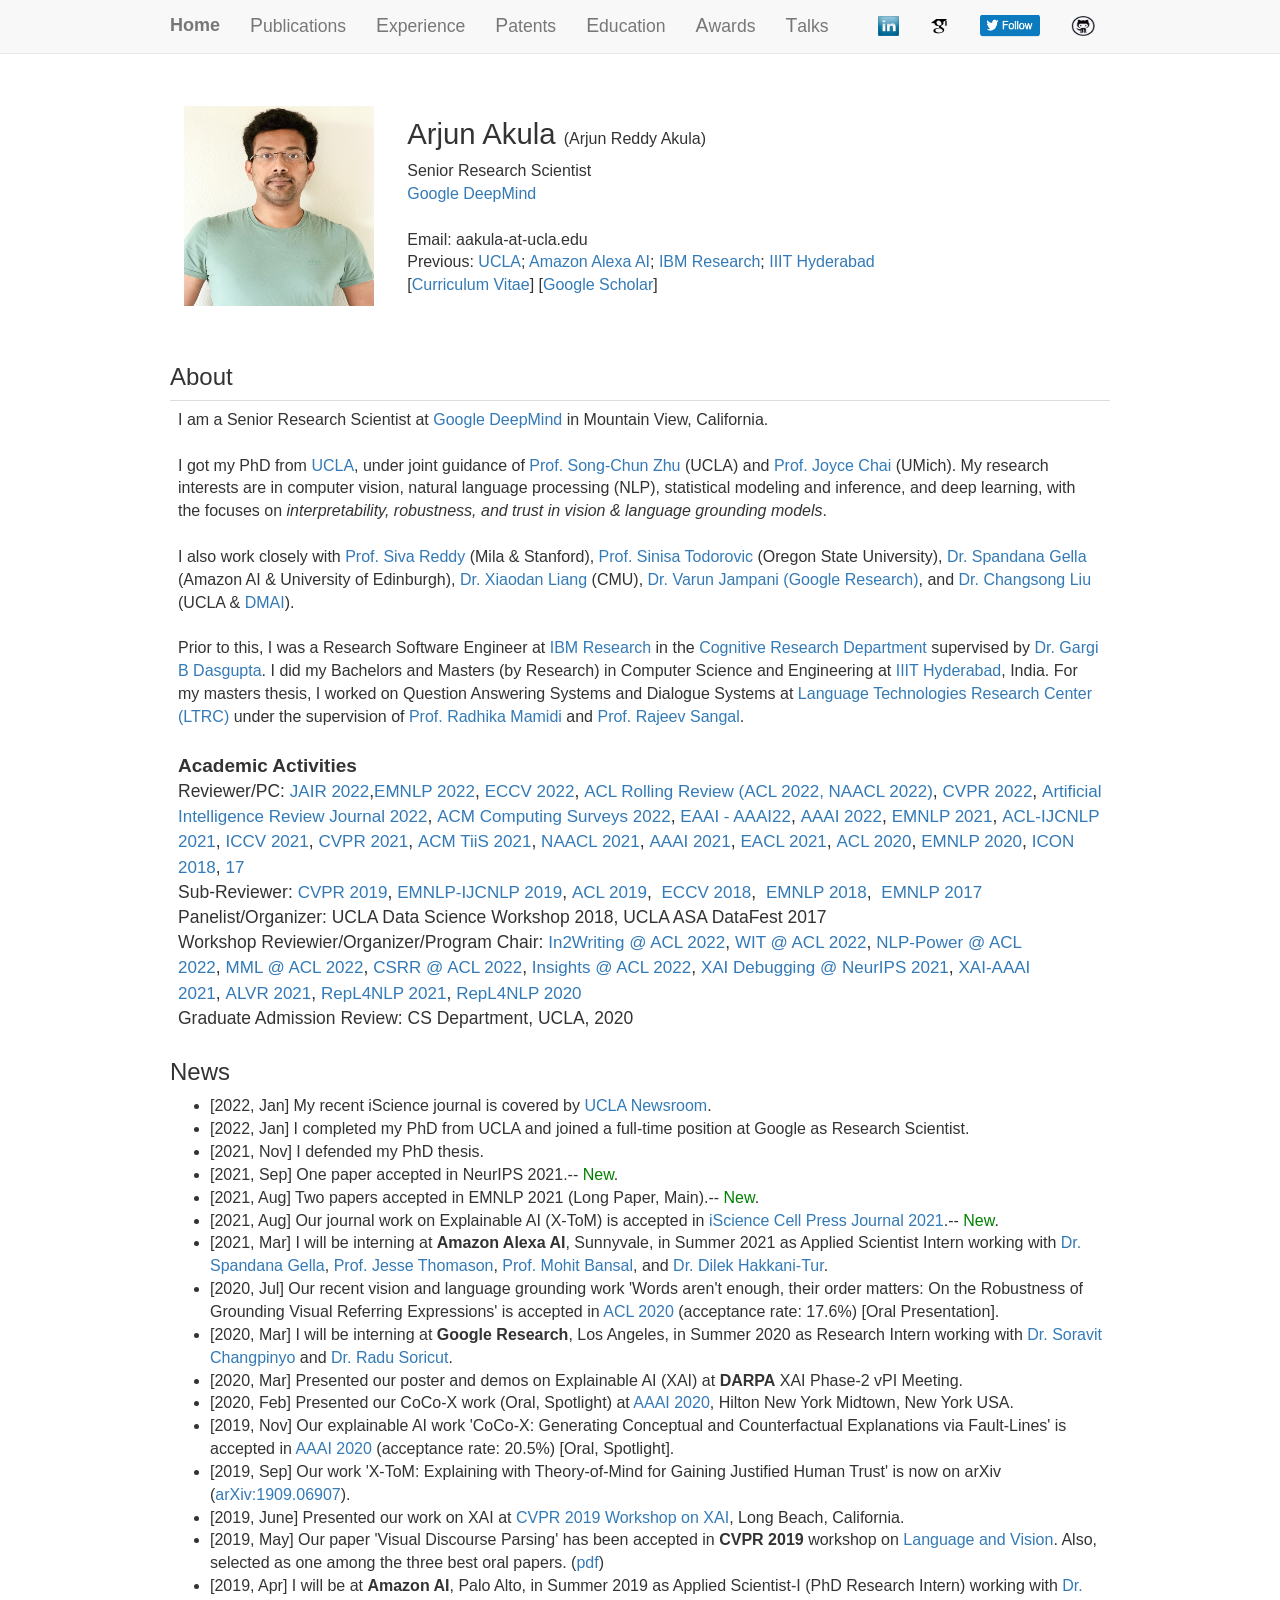
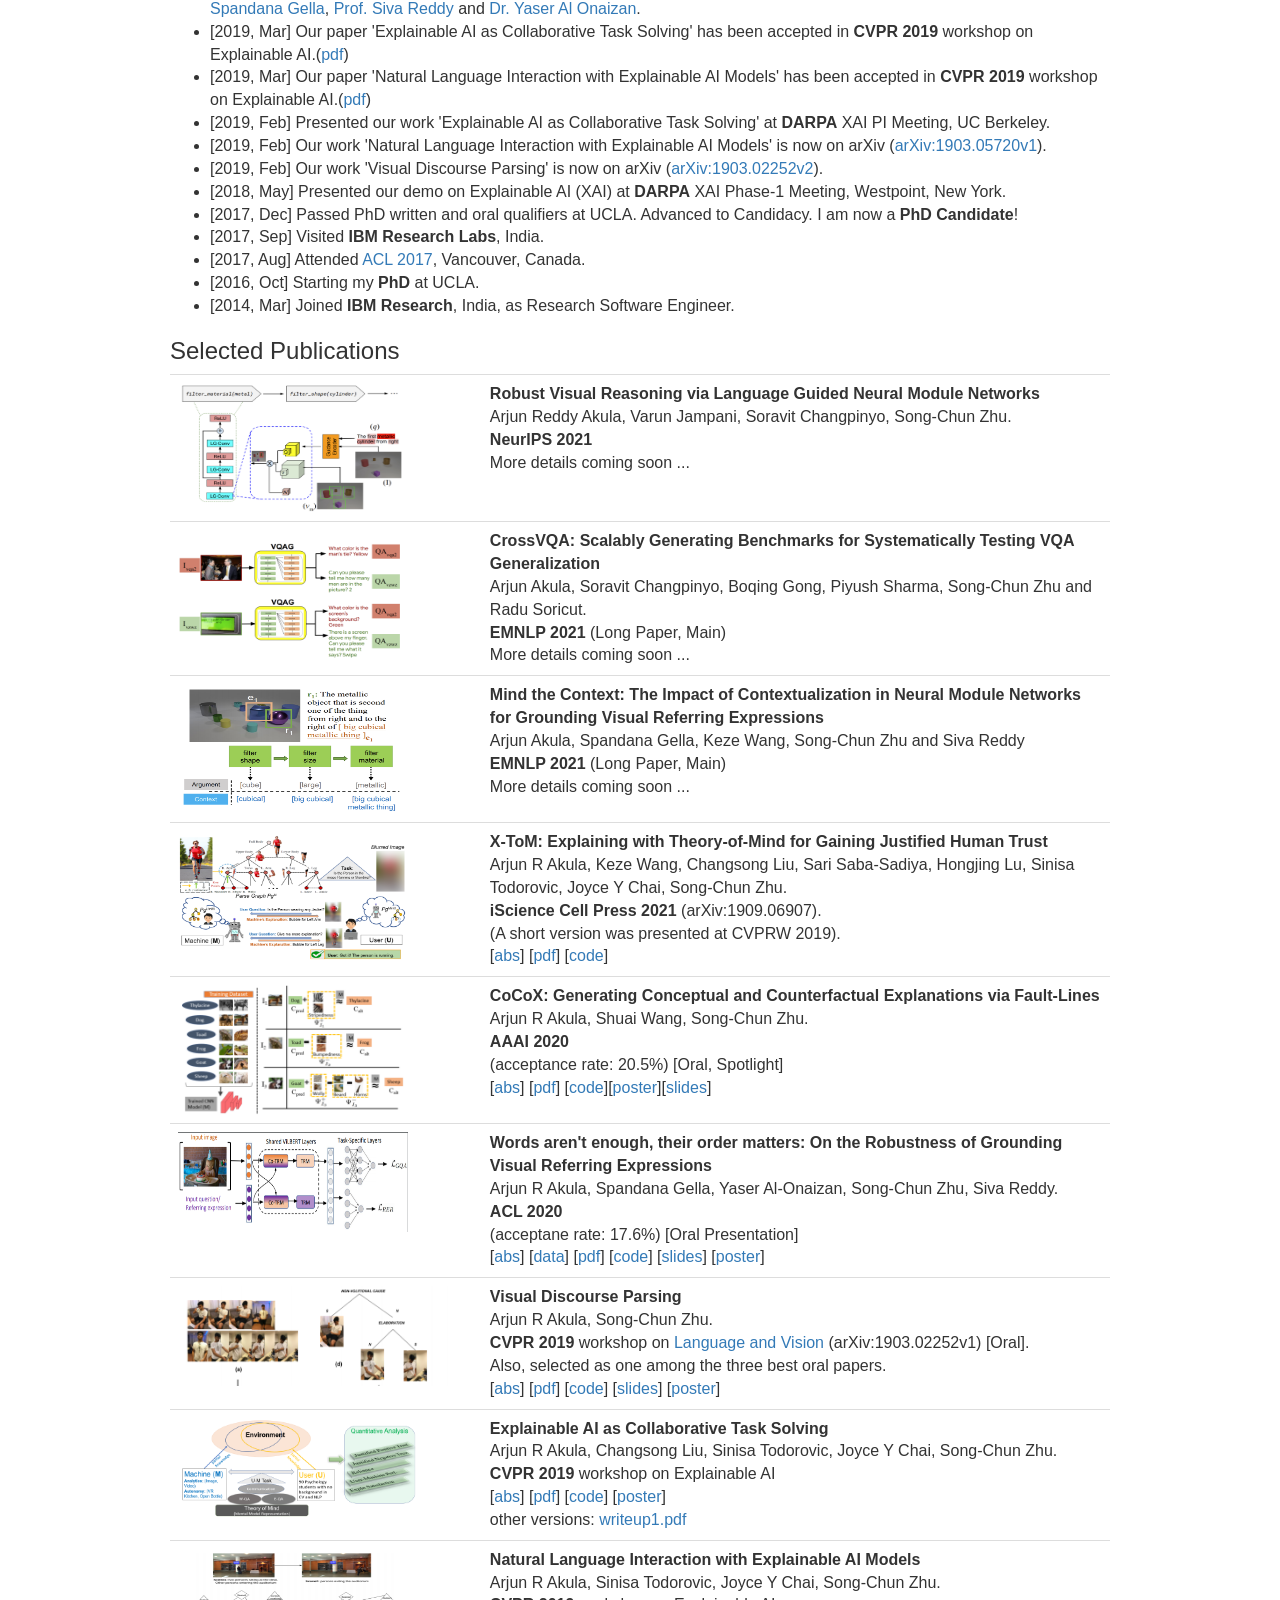
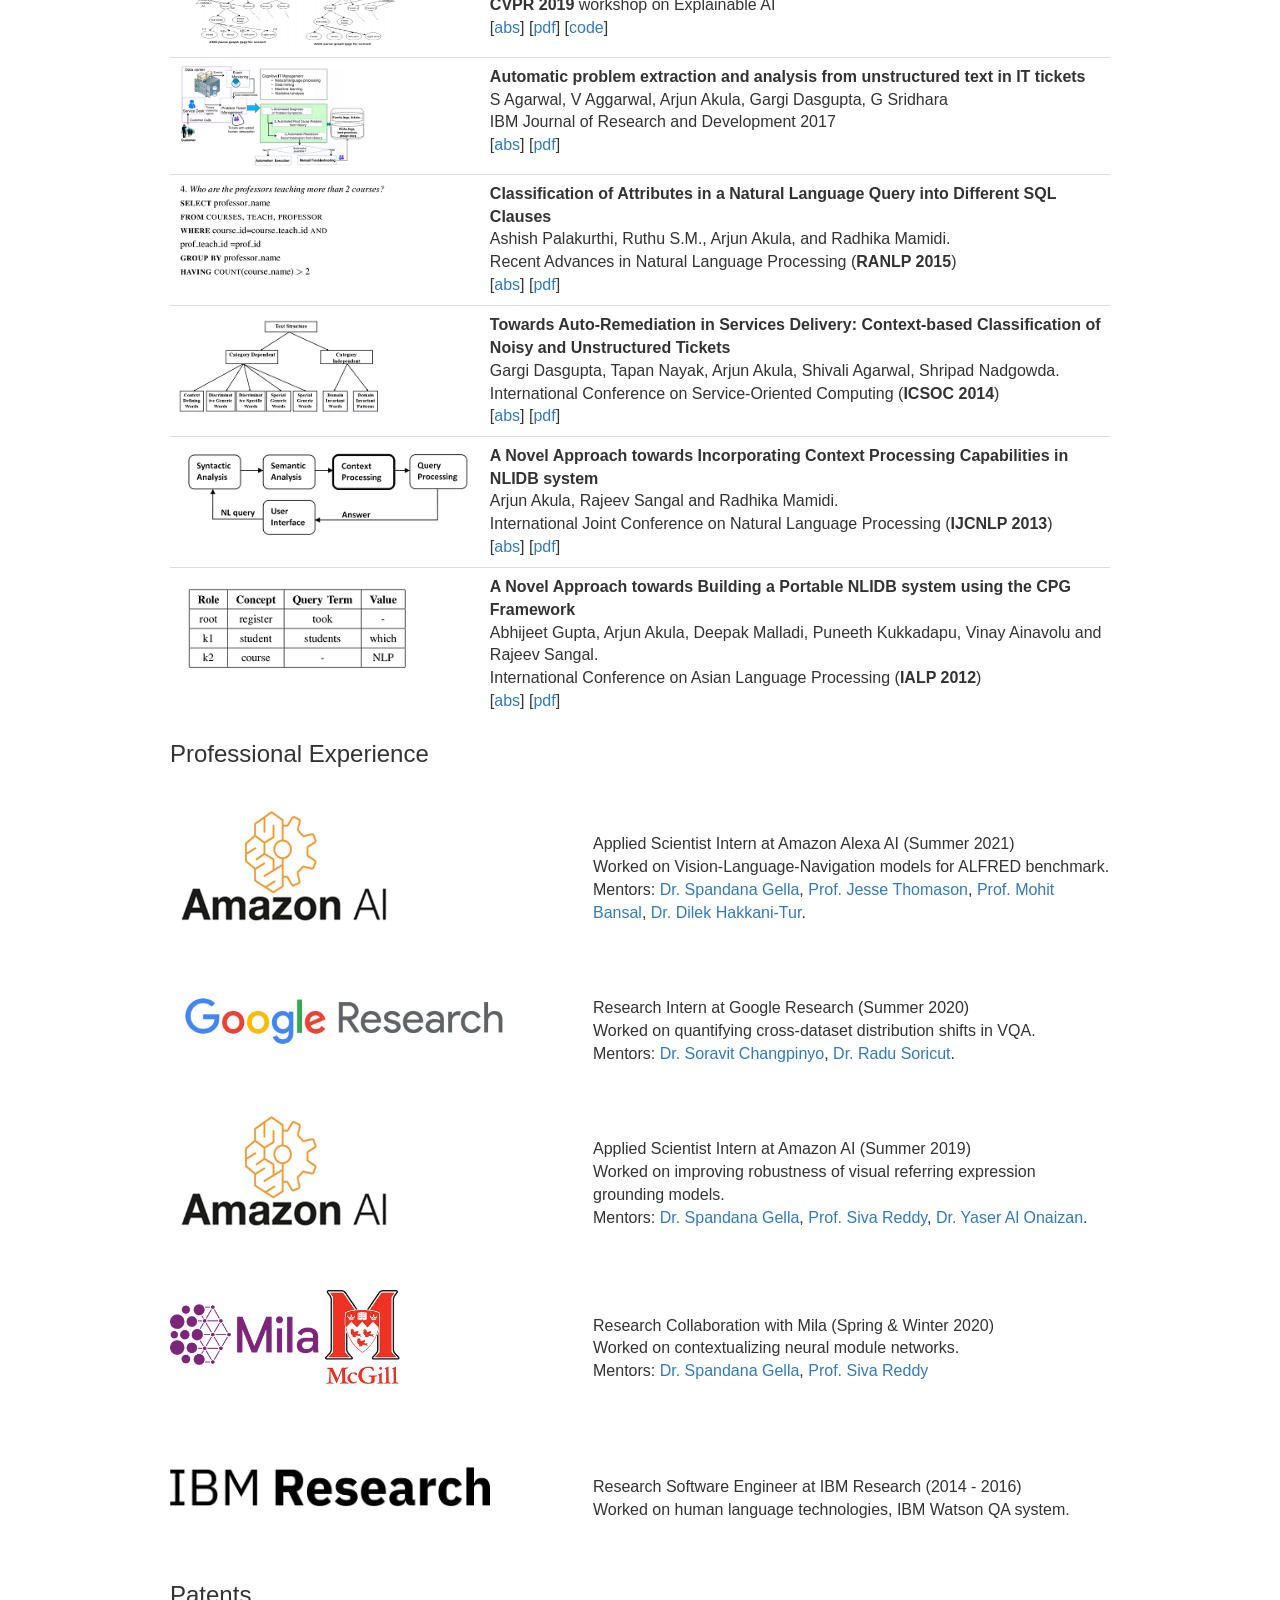
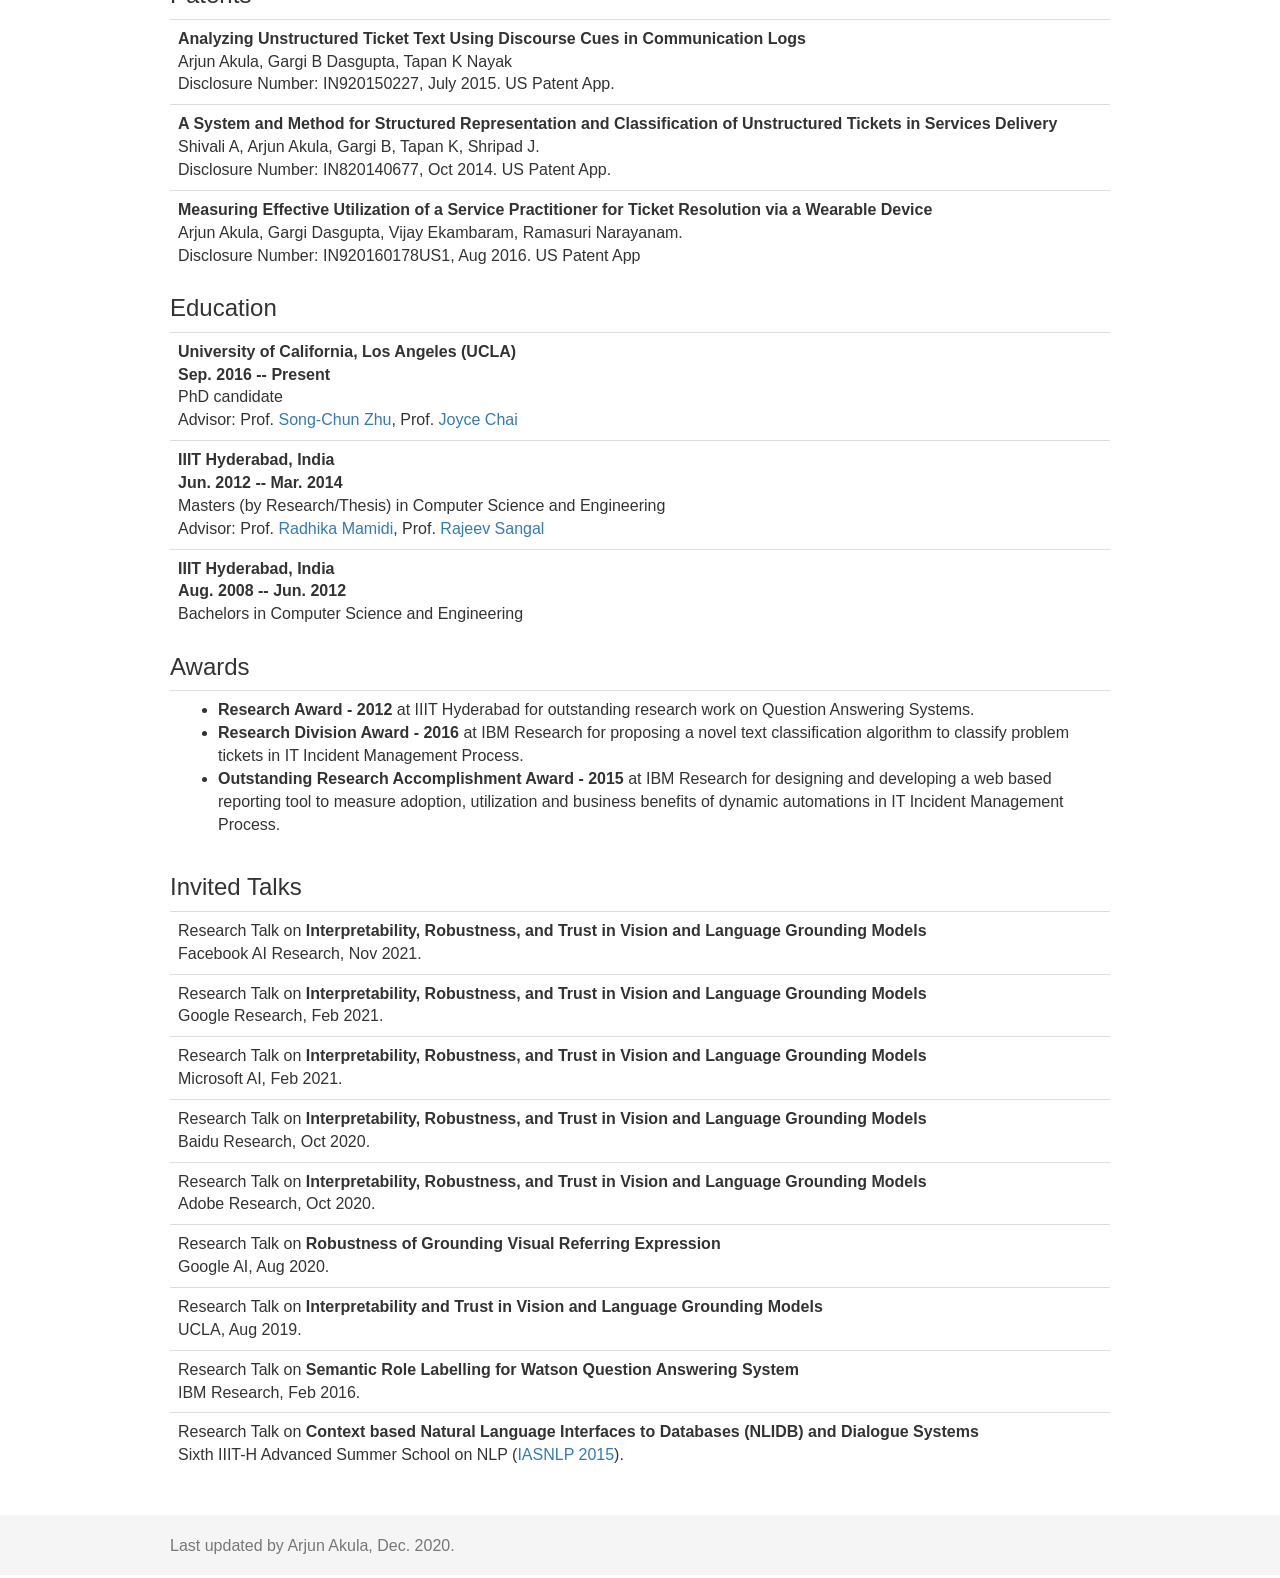
<file: index.html>
<!DOCTYPE html>
<html lang="en">
	<head>
		<meta name="google-site-verification" content="akBBJHNHcfkLYshrEBhurLwioqq3iowF6sm19u59wHs" />
		<meta http-equiv="Content-Type" content="text/html; charset=UTF-8">

<meta http-equiv="X-UA-Compatible" content="IE=edge">
<meta name="viewport" content="width=device-width, initial-scale=1">
<meta name="description" content="Homepage">
<meta name="author" content="Arjun Akula">
<meta name="keywords" content="Arjun Reddy Akula Arjun Akula Arjun R Akula Explainable AI XAI UCLA Univeristy of California Los Angeles , Arjun Reddy , Machine Learning Computer Science Statistics IBM Research Computer Vision Natural Language Processing">

<title> Arjun Akula ( Arjun Reddy Akula ) - UCLA </title>

<!-- Bootstrap core CSS -->
<link href="./style_files/bootstrap.min.css" rel="stylesheet">
<link href="./style_files/non-responsive.css" rel="stylesheet">
<link href="./style_files/social-buttons-3.css" rel="stylesheet">
<script async="" src="./style_files/analytics.js.download"></script><script src="./style_files/ie-emulation-modes-warning.js.download"></script>
<link href="./style_files/font-awesome.min.css" rel="stylesheet">

<link href="./style_files/han.css" rel="stylesheet">

<script src="./style_files/ie-emulation-modes-warning.js(1).download"></script>
<script type="text/javascript">
  function display(id) {
    var currentDisplay = document.getElementById(id).style.display;
    if (currentDisplay == 'none') {
      document.getElementById(id).style.display = "inline";
    }
    else {
      document.getElementById(id).style.display = "none";
    }
  }
</script>
<style type="text/css">
.divLeft {
    width:12%;
    display:block;
    float: left;
margin-left: 29px;

}
.divRight {
    width:57%;
    display:block;
	float: right;
    margin-right: 17%;
	margin-top:15px;
}
</style>
		
</head>

    <body data-feedly-mini="yes">

      <!-- Fixed navbar -->
      <nav class="navbar navbar-default navbar-fixed-top">
        <div class="container">
          <div class="navbar-header">
            <button type="button" class="navbar-toggle" data-toggle="collapse" data-target=".navbar-collapse">
              <span class="sr-only">Toggle navigation</span>
              <span class="icon-bar"></span>
              <span class="icon-bar"></span>
              <span class="icon-bar"></span>
            </button>
            <a class="scroll-top navbar-brand" href="./index.html"><b>Home</b></a>
          </div>
          <div id="navbar" class="collapse navbar-collapse">
            <ul class="nav navbar-nav">
             <li><a href="#publication">Publications</a></li>
		    <li><a href="#work">Experience</a></li>
<li><a href="#patent">Patents</a></li>
<li><a href="#education">Education</a></li>
<li><a href="#award">Awards</a></li>
<li><a href="#talk">Talks</a></li>
           </ul>

           <ul class="nav navbar-nav navbar-right">
            
            <li><a target="_blank" href="https://www.linkedin.com/in/arjun-akula-1b769939"><img src="./style_files/linkedin.PNG" style="width:21px; height:20px" title="" alt=""></a></li>
            <li><a target="_blank" href="https://scholar.google.com/citations?user=CNKX9bgAAAAJ&hl=en"><img src="./style_files/scholar.jpg" style="width:21px; height:16px" title="" alt=""></a></li>
		   <li><a target="_blank" href="https://twitter.com/arjunreddy2613?ref_src=twsrc%5Etfw"><img src="./style_files/twitter.PNG" style="width:61px; height:23px" title="" alt=""></a></li>
		   <li><a target="_blank" href="https://github.com/arjunakula"><img src="./style_files/github_icon.png" style="width:24px; height:20px" title="" alt=""></a></li>
        	  </ul>
        </div><!--/.nav-collapse -->
      </div>
    </nav>

    <!-- Begin page content -->
    <div class="container">
      <div class="row"><br>
        <span class="divRight">
          <h1 style="font-size:22pt">Arjun Akula <span style="font-size:12pt">(Arjun Reddy Akula)</span></h1>
          <address>
            <font size="3">
               Senior Research Scientist 
              <br> <a target="_blank" href="https://research.google/people/ArjunReddyAkula/">Google DeepMind</a>

              <br><br> Email: aakula-at-ucla.edu <br>
         
			Previous:  <a target="_blank" href="http://www.ucla.edu/">UCLA</a>; <a href="https://blog.aboutamazon.com/amazon-ai" target="_blank">Amazon Alexa AI</a>; <a target="_blank" href="http://www.research.ibm.com/" target="_blank">IBM Research</a>; <a href="https://www.iiit.ac.in/" target="_blank">IIIT Hyderabad</a> <br>

		    [<a target="_blank" href="style_files/arjun_resume_2022.pdf">Curriculum Vitae</a>] [<a target="_blank" href="https://scholar.google.com/citations?user=CNKX9bgAAAAJ&hl=en">Google Scholar</a>]
            </font>
          </address>
        </span>
        <span class="divLeft">
          <br><img src="./style_files/IMG-0017.jpg" height=200 width=190>
        </span>
      </div>

      <!-- <div class="container"> -->
      <span id="bio" name="bio"><h3><br>About</h3></span>
      <p style="top-margin: 100px;"></p><table class="table table-hover">
        
        <tbody>
		<!-- 
		<tr><td>
		<img src="./style_files/mission2.PNG" width="91%" height="53%">
		</td></tr>
	    -->
		<tr><td>
          I am a Senior Research Scientist at <a href="https://research.google/people/ArjunReddyAkula/">Google DeepMind</a> in Mountain View, California. <br> <br>
			
	I got my PhD from  <a href="http://www.ucla.edu/" target="_blank">UCLA</a>, under joint guidance of <a href="http://www.stat.ucla.edu/~sczhu/" target="_blank">Prof. Song-Chun Zhu</a> (UCLA) and <a href="http://www.cse.msu.edu/~jchai/" target="_blank">Prof. Joyce Chai</a> (UMich).
My research interests are in computer vision, natural language processing (NLP), statistical modeling and inference, and deep learning, with the focuses on <i> interpretability, robustness, and trust in vision & language grounding models</i>.<br /> <br />
			
			I also work closely with <a href="https://sivareddy.in/" target="_blank">Prof. Siva Reddy</a> (Mila & Stanford), <a href="http://web.engr.oregonstate.edu/~sinisa/" target="_blank">Prof. Sinisa Todorovic</a> (Oregon State University),  <a href="http://spandanagella.com/" target="_blank">Dr. Spandana Gella</a> (Amazon AI & University of Edinburgh), <a href="https://www.cs.cmu.edu/~xiaodan1/" target="_blank">Dr. Xiaodan Liang</a> (CMU), <a href="https://varunjampani.github.io/" target="_blank">Dr. Varun Jampani (Google Research)</a>, and  <a href="https://scholar.google.com/citations?user=x_cL5pQAAAAJ&hl=en" target="_blank">Dr. Changsong Liu</a> (UCLA & <a href="https://dm.ai" target="_blank">DMAI</a>).

    
<br><br>
        
Prior to this, I was a Research Software Engineer at <a href = "http://www.research.ibm.com/" target="_blank">IBM Research</a> in the <a href="https://researcher.watson.ibm.com/researcher/view_group.php?id=7850" target="_blank">Cognitive Research Department</a> supervised by <a href="https://researcher.watson.ibm.com/researcher/view.php?person=in-GaargiDasgupta" target="_blank">Dr. Gargi B Dasgupta</a>. I did my Bachelors and Masters (by Research) in Computer Science and Engineering at <a href="https://www.iiit.ac.in/" target="_blank">IIIT Hyderabad</a>, India. For my masters thesis, I worked on Question Answering Systems and Dialogue Systems at <a href="http://ltrc.iiit.ac.in/" target="_blank"> Language Technologies Research Center (LTRC)</a> under the supervision of <a href="https://www.iiit.ac.in/people/faculty/radhikamamidi/" target="_blank">Prof. Radhika Mamidi</a> and <a href="https://www.iiit.ac.in/~sangal/" target="_blank">Prof. Rajeev Sangal</a>.
<br> 
<br/>
<b style="font-size:19px;">Academic Activities</b><br />
<div style="font-size:17.5px;">Reviewer/PC: <a href="https://jair.org/index.php/jair" target="_blank" style="font-size:17px">JAIR 2022</a>,<a href="https://2022.emnlp.org/" target="_blank" style="font-size:17px">EMNLP 2022</a>, <a href="https://eccv2022.ecva.net/" target="_blank" style="font-size:17px">ECCV 2022</a>, <a href="https://aclrollingreview.org/" target="_blank" style="font-size:17px">ACL Rolling Review (ACL 2022, NAACL 2022)</a>, <a href="http://cvpr2022.thecvf.com/" target="_blank" style="font-size:17px">CVPR 2022</a>, <a href="https://link.springer.com/journal/10462/volumes-and-issues" target="_blank" style="font-size:17px">Artificial Intelligence Review Journal 2022</a>, <a href="https://dl.acm.org/journal/csur" target="_blank" style="font-size:17px">ACM Computing Surveys 2022</a>, <a href="https://sites.google.com/view/eaai2022/topic" target="_blank" style="font-size:17px">EAAI - AAAI22</a>, <a href="https://aaai.org/Conferences/AAAI-22/aaai22call/" target="_blank" style="font-size:17px">AAAI 2022</a>,&nbsp;<a href="https://2021.emnlp.org/" target="_blank" style="font-size:17px">EMNLP 2021</a>,&nbsp;<a href="https://2021.aclweb.org/" target="_blank" style="font-size:17px">ACL-IJCNLP 2021</a>,&nbsp;<a href="http://iccv2021.thecvf.com/" target="_blank" style="font-size:17px">ICCV 2021</a>,&nbsp;<a href="http://cvpr2021.thecvf.com/" target="_blank" style="font-size:17px">CVPR 2021</a>,&nbsp;<a href="https://dl.acm.org/journal/tiis" target="_blank" style="font-size:17px">ACM TiiS 2021</a>,&nbsp;<a href="https://2021.naacl.org/calls/papers/" target="_blank" style="font-size:17px">NAACL 2021</a>,&nbsp;<a href="https://aaai.org/Conferences/AAAI-21/" target="_blank" style="font-size:17px">AAAI 2021</a>,&nbsp;<a href="https://2021.eacl.org/" target="_blank" style="font-size:17px">EACL 2021</a>,&nbsp;<a href="http://www.acl2019.org/EN/index.xhtml" target="_blank" style="font-size:17px">ACL 2020</a>,&nbsp;<a href="https://2020.emnlp.org/" target="_blank" style="font-size:17px">EMNLP 2020</a>,&nbsp;<a href = "http://www.icon2018.in/" target="_blank" style="font-size:17px;">ICON 2018</a>,&nbsp;<a href = "https://ltrc.iiit.ac.in/icon2017/" target="_blank" style="font-size:17px;">17</a></div>
<div style="font-size:17.5px;">Sub-Reviewer: <a href="http://cvpr2019.thecvf.com/" target="_blank" style="font-size:17px">CVPR 2019</a>,&nbsp;<a href="https://www.emnlp-ijcnlp2019.org/" target="_blank" style="font-size:17px">EMNLP-IJCNLP 2019</a>,&nbsp;<a href="http://www.acl2019.org/EN/index.xhtml" target="_blank" style="font-size:17px">ACL 2019</a>,&nbsp; <a href="https://eccv2018.org/" target="_blank" style="font-size:17px">ECCV 2018</a>,&nbsp; <a href="http://emnlp2018.org/" target="_blank" style="font-size:17px">EMNLP 2018</a>,&nbsp; <a href="http://emnlp2017.net/" target="_blank" style="font-size:17px">EMNLP 2017</a>
<div style="font-size:17.5px;">Panelist/Organizer: UCLA Data Science Workshop 2018, UCLA ASA DataFest 2017</a></div>
<div style="font-size:17.5px;">Workshop Reviewier/Organizer/Program Chair: <a href="https://in2writing.glitch.me/" target="_blank" style="font-size:17px">In2Writing @ ACL 2022</a>,&nbsp;<a href="https://megagon.ai/2nd-workshop-on-deriving-insights-from-user-generated-text-wit/" target="_blank" style="font-size:17px">WIT @ ACL 2022</a>,&nbsp;<a href="https://nlp-power.github.io/" target="_blank" style="font-size:17px">NLP-Power @ ACL 2022</a>,&nbsp;<a href="https://mml-workshop.github.io/" target="_blank" style="font-size:17px">MML @ ACL 2022</a>,&nbsp;<a href="https://csrr-workshop.github.io/" target="_blank" style="font-size:17px">CSRR @ ACL 2022</a>,&nbsp;<a href="https://insights-workshop.github.io/index" target="_blank" style="font-size:17px">Insights @ ACL 2022</a>,&nbsp;<a href="https://xai4debugging.github.io/" target="_blank" style="font-size:17px">XAI Debugging @ NeurIPS 2021</a>,&nbsp;<a href="https://sites.google.com/view/xaiworkshop/topic" target="_blank" style="font-size:17px">XAI-AAAI 2021</a>,&nbsp;<a href="https://alvr-workshop.github.io/" target="_blank" style="font-size:17px">ALVR 2021</a>,&nbsp;<a href="https://sites.google.com/view/repl4nlp-2021" target="_blank" style="font-size:17px">RepL4NLP 2021</a>,&nbsp;<a href="https://sites.google.com/view/repl4nlp2020/" target="_blank" style="font-size:17px">RepL4NLP 2020</a></div>			
<div style="font-size:17.5px;">Graduate Admission Review: CS Department, UCLA, 2020</a></div>
         </td>
      </tr>
</tbody></table>
      
    <span id="news" name="news"><h3> News </h3></span>
				<ul>
					<li>
						[2022, Jan] My recent iScience journal is covered by <a target="_blank" href="http://statistics.ucla.edu/resources/news/">UCLA Newsroom</a>. 
						</li>
					
					<li>
						[2022, Jan] I completed my PhD from UCLA and joined a full-time position at Google as Research Scientist. 
						</li>
					<li>
						[2021, Nov] I defended my PhD thesis. 
						</li>
					<li>
						[2021, Sep] One paper accepted in NeurIPS 2021.-- <span
						style="color: green">New</span>.
					</li>
					<li>
						[2021, Aug] Two papers accepted in EMNLP 2021 (Long Paper, Main).-- <span
						style="color: green">New</span>.
					</li>
					<li>
						[2021, Aug] Our journal work on Explainable AI (X-ToM) is accepted in <a target="_blank" href="https://www.cell.com/iscience/home">iScience Cell Press Journal 2021</a>.-- <span
						style="color: green">New</span>.
					</li>
						<li>
						[2021, Mar] I will be interning at <b>Amazon Alexa AI</b>, Sunnyvale, in Summer 2021 as Applied Scientist Intern working with <a target="_blank" href="http://spandanagella.com/">Dr. Spandana Gella</a>, <a target="_blank" href="https://jessethomason.com/">Prof. Jesse Thomason</a>, <a target="_blank" href="https://www.cs.unc.edu/~mbansal/">Prof. Mohit Bansal</a>, and <a target="_blank" href="https://scholar.google.com/citations?user=GMcL_9kAAAAJ&hl=en">Dr. Dilek Hakkani-Tur</a>.
					</li>
					<li>
						[2020, Jul] Our recent vision and language grounding work 'Words aren't enough, their order matters: On the Robustness of Grounding Visual Referring Expressions' is accepted in <a target="_blank" href="https://acl2020.org/">ACL 2020</a> (acceptance rate: 17.6%) [Oral Presentation]. 
					</li>
					<li>
						[2020, Mar] I will be interning at <b>Google Research</b>, Los Angeles, in Summer 2020 as Research Intern working with <a target="_blank" href="http://www-scf.usc.edu/~schangpi/">Dr. Soravit Changpinyo</a> and <a target="_blank" href="http://www.radusoricut.com/">Dr. Radu Soricut</a>.
					</li>
					<li>
						[2020, Mar] Presented our poster and demos on Explainable AI (XAI) at <b>DARPA</b> XAI Phase-2 vPI Meeting.
					</li>
					<li>
						[2020, Feb] Presented our CoCo-X work (Oral, Spotlight) at <a target="_blank" href="https://aaai.org/Conferences/AAAI-20/aaai20call/">AAAI 2020</a>, Hilton New York Midtown, New York USA.
					</li>
					<li>
						[2019, Nov] Our explainable AI work 'CoCo-X: Generating Conceptual and Counterfactual Explanations via Fault-Lines' is accepted in <a target="_blank" href="https://aaai.org/Conferences/AAAI-20/aaai20call/">AAAI 2020</a> (acceptance rate: 20.5%) [Oral, Spotlight].
					</li>
					<li>
						[2019, Sep] Our work 'X-ToM: Explaining with Theory-of-Mind for Gaining Justified Human Trust' is now on arXiv (<a target="_blank" href="https://arxiv.org/abs/1909.06907">arXiv:1909.06907</a>).
					</li>
					
					<li>
						[2019, June] Presented our work on XAI at <a target="_blank" href="http://cvpr2019.thecvf.com/">CVPR 2019 Workshop on XAI</a>, Long Beach, California. 
					</li>
					<li>
						[2019, May] Our paper <a target="_blank" href="https://arxiv.org/pdf/1903.05720"></a> 'Visual Discourse Parsing' has been accepted in <b>CVPR 2019</b> workshop on <a href="http://languageandvision.com/" target="_blank">Language and Vision</a>. Also, selected as one among the three best oral papers. (<a target="_blank" href="https://arxiv.org/abs/1903.02252">pdf</a>)
					</li>
					
					<li> [2019, Apr] I will be at <b>Amazon AI</b>, Palo Alto, in Summer 2019 as Applied Scientist-I (PhD Research Intern) working with <a target="_blank" href="http://spandanagella.com/">Dr. Spandana Gella</a>, <a target="_blank" href="https://sivareddy.in/">Prof. Siva Reddy</a> and <a target="_blank" href="https://scholar.google.com/citations?user=ODQEHXgAAAAJ&hl=en">Dr. Yaser Al Onaizan</a>.
					</li>
					<li>
						[2019, Mar] Our paper 'Explainable AI as Collaborative Task Solving' has been accepted in <b>CVPR 2019</b> workshop on Explainable AI.(<a target="_blank" href="http://openaccess.thecvf.com/content_CVPRW_2019/html/Explainable_AI/Akula_Explainable_AI_as_Collaborative_Task_Solving_CVPRW_2019_paper.html">pdf</a>)
					</li>
					
					<li>
						[2019, Mar] Our paper 'Natural Language Interaction with Explainable AI Models' has been accepted in <b>CVPR 2019</b> workshop on Explainable AI.(<a target="_blank" href="http://openaccess.thecvf.com/content_CVPRW_2019/html/Explainable_AI/Akula_Natural_Language_Interaction_with_Explainable_AI_Models_CVPRW_2019_paper.html">pdf</a>)
					</li>

					<li>
						[2019, Feb] Presented our work 'Explainable AI as Collaborative Task Solving' <!--(<a target="_blank" href="./style_files/XAI_poster_UCBerkeley_arjun.pdf">poster</a>)--> at <b>DARPA</b> XAI PI Meeting, UC Berkeley.
					</li>
					
					<li>
						[2019, Feb] Our work 'Natural Language Interaction with Explainable AI Models' is now on arXiv (<a target="_blank" href="https://arxiv.org/abs/1903.05720">arXiv:1903.05720v1</a>).
					</li>
					
					<li>
						[2019, Feb] Our work 'Visual Discourse Parsing' is now on arXiv (<a target="_blank" href="https://arxiv.org/abs/1903.02252">arXiv:1903.02252v2</a>).
					</li>
					
					<li>
						[2018, May] Presented our demo on Explainable AI (XAI) at <b>DARPA</b> XAI Phase-1 Meeting, Westpoint, New York.
					</li>
					
					<li>
						[2017, Dec] Passed PhD written and oral qualifiers at UCLA. Advanced to Candidacy. I am now a <b>PhD Candidate</b>!
					</li>
					
					<li>
						[2017, Sep] Visited <b>IBM Research Labs</b>, India.
					</li>
					
					<li>
						[2017, Aug] Attended <a target="_blank" href="http://acl2017.org/">ACL 2017</a>, Vancouver, Canada.
					</li>
					
					<li>
						[2016, Oct] Starting my <b>PhD</b> at UCLA.
					</li>
					
					<li>
						[2014, Mar] Joined <b>IBM Research</b>, India, as Research Software Engineer.
					</li>
					</ul>	   
            
      <span id="publication" name="publication"><h3> Selected Publications </h3></span>
      <table class="table table-hover">
        <tbody>
		
		<tr><td width="30%"><img src="style_files/publications/neurips2021.png" width=230 height=130></td>

          <td>  
            <strong>Robust Visual Reasoning via Language Guided Neural Module Networks </strong>
            <br>Arjun Reddy Akula, Varun Jampani, Soravit Changpinyo, Song-Chun Zhu.
            <br> <b>NeurIPS 2021</b> 
	     <br> More details coming soon ...
           
          </td>
        </tr> 
		<tr><td width="30%"><img src="style_files/publications/emnlp2021_1.PNG" width=230 height=130></td>

          <td>  
            <strong>CrossVQA: Scalably Generating Benchmarks for Systematically Testing VQA Generalization </strong>
            <br> Arjun Akula, Soravit Changpinyo, Boqing Gong, Piyush Sharma, Song-Chun Zhu and Radu Soricut.
            <br> <b>EMNLP 2021</b> (Long Paper, Main)  
	     <br> More details coming soon ...
           
          </td>
        </tr> 
		
		<tr><td width="30%"><img src="style_files/publications/emnlp2021_2.PNG" width=230 height=130></td>

          <td>  
            <strong>Mind the Context: The Impact of Contextualization in Neural Module Networks for Grounding Visual Referring Expressions </strong>
            <br> Arjun Akula, Spandana Gella, Keze Wang, Song-Chun Zhu and Siva Reddy
            <br> <b>EMNLP 2021 </b>(Long Paper, Main)
	    <br> More details coming soon ...
          
          </td>
        </tr> 
		
		<tr><td width="30%"><img src="style_files/publications/xtom2019.png" width=230 height=130></td>

          <td>  
            <strong> X-ToM: Explaining with Theory-of-Mind for Gaining Justified Human Trust </strong>
            <br> Arjun R Akula, Keze Wang, Changsong Liu,  Sari Saba-Sadiya, Hongjing Lu, Sinisa Todorovic, Joyce Y Chai, Song-Chun Zhu.
            <br> <b>iScience Cell Press 2021</b> (arXiv:1909.06907). 
            <br> (A short version was presented at CVPRW 2019).
            <br> [<a href="javascript:none" onclick="display(&#39;CVPRXTOM2019-abs&#39;)">abs</a>] [<a target="_blank" href="https://arxiv.org/abs/1909.06907">pdf</a>] [<a target="_blank" href="https://github.com/arjunakula/Trust-and-XAI">code</a>]
            <div id="CVPRXTOM2019-abs" style="display:none"><p>
              We present a new explainable AI (XAI) framework aimed at increasing justified human trust and reliance in the AI machine through explanations. We pose explanation as an iterative communication process, i.e. dialog, between the machine and human user. More concretely, the machine generates sequence of explanations in a dialog which takes into account three important aspects at each dialog turn: (a) human's intention (or curiosity); (b) human's understanding of the machine; and (c) machine's understanding of the human user. To do this, we use Theory of Mind (ToM) which helps us in explicitly modeling human's intention, machine's mind as inferred by the human as well as human's mind as inferred by the machine. In other words, these explicit mental representations in ToM are incorporated to learn an optimal explanation policy that takes into account human's perception and beliefs. Furthermore, we also show that ToM facilitates in quantitatively measuring justified human trust in the machine by comparing all the three mental representations.
We applied our framework to three visual recognition tasks, namely, image classification, action recognition, and human body pose estimation. We argue that our ToM based explanations are practical and more natural for both expert and non-expert users to understand the internal workings of complex machine learning models. To the best of our knowledge, this is the first work to derive explanations using ToM. Extensive human study experiments verify our hypotheses, showing that the proposed explanations significantly outperform the state-of-the-art XAI methods in terms of all the standard quantitative and qualitative XAI evaluation metrics including human trust, reliance, and explanation satisfaction. 
            </p></div>
          </td>
        </tr> 
			
	<tr><td width="30%"><img src="style_files/publications/aaai2020.png" width=230 height=130></td>

          <td>  
            <strong> CoCoX: Generating Conceptual and Counterfactual Explanations via Fault-Lines </strong>
            <br> Arjun R Akula, Shuai Wang, Song-Chun Zhu.
            <br> <b>AAAI 2020 </b> 
	    <br> (acceptance rate: 20.5%) [Oral, Spotlight]
            <br> [<a href="javascript:none" onclick="display(&#39;AAAI2020-abs&#39;)">abs</a>] [<a target="_blank" href="https://github.com/arjunakula/arjunakula.github.io/blob/master/style_files/publications/AAAI-AkulaA.3605.pdf">pdf</a>] [<a target="_blank" href="https://github.com/arjunakula/arjunakula.github.io/blob/master/style_files/publications/AAAI-AkulaA.3605.pdf">code</a>][<a target="_blank" href="https://github.com/arjunakula/arjunakula.github.io/blob/master/AAAI2020_poster%20(1).pdf">poster</a>][<a target="_blank" href="https://github.com/arjunakula/arjunakula.github.io/blob/master/AAAI2020_poster%20(1).pdf">slides</a>]
            <div id="AAAI2020-abs" style="display:none"><p>
             We present CoCoX (short for Conceptual and Counterfactual Explanations), a model for explaining decisions made by a deep convolutional neural network (CNN). 
		    In Cognitive Psychology, the factors (or semantic-level features) that humans zoom in on when they imagine an alternative to a model prediction are often referred to as Fault-Lines.
		    Motivated by this, our CoCoX model explains decisions made by a CNN using fault-lines. 
		    Specifically, given an input image I for which a CNN classification model M predicts class c_pred, our fault-line based explanation identifies the minimal semantic-level features (e.g., stripes on zebra, pointed ears of dog), referred to as explainable concepts, that need to be added to or deleted from I in order to alter the classification category of I by M to another specified class c_alt. We argue that, due to the conceptual and counterfactual nature of fault-lines, our CoCoX explanations are practical and more natural for both expert and non-expert users to understand the internal workings of complex deep learning models.
		    Extensive quantitative and qualitative experiments verify our hypotheses, showing that CoCoX significantly outperform the state-of-the-art explainable AI models. 
            </p></div>
          </td>
        </tr> 
		
			<tr><td width="30%"><img src="style_files/publications/acl_arch.png" width=230 height=100></td>

          <td>  
            <strong> Words aren't enough, their order matters: On the Robustness of Grounding Visual Referring Expressions </strong>
            <br> Arjun R Akula, Spandana Gella, Yaser Al-Onaizan, Song-Chun Zhu, Siva Reddy.
            <br> <b>ACL 2020</b> 
		<br>  (acceptane rate: 17.6%) [Oral Presentation]
            <br> [<a href="javascript:none" onclick="display(&#39;ACL2020-abs&#39;)">abs</a>] [<a target="_blank" href="https://github.com/aws/aws-refcocog-adv">data</a>] [<a target="_blank" href="https://arxiv.org/abs/2005.01655v1">pdf</a>] [<a target="_blank" href="">code</a>] [<a target="_blank" href="">slides</a>] [<a target="_blank" href="">poster</a>]
            <div id="ACL2020-abs" style="display:none"><p>
             Visual referring expression recognition is a challenging task that requires natural language understanding in the context of an image.
		    We critically examine RefCOCOg, a standard benchmark for this task, using a human study and show that 83.7% of test instances do not require reasoning on linguistic structure.
To measure the true progress of existing models, we split the test set into two sets, one which requires reasoning on linguistic structure and the other which doesn't.
Additionally, we create an adversarial dataset <i>Ref-Adv</i> that tests the model's ability to generalize to unseen distribution of target referring objects.
Using these datasets, we empirically show that existing methods fail to exploit linguistic structure and are 12% to 23% lower in performance than the established progress for this task.
We also propose two methods, one based on negative sampling and the other based on multi-task learning, to increase the robustness of ViLBERT, the current state-of-the-art model for this task. 
            </p></div>
          </td>
        </tr> 
	
		

<tr><td width="30%"><img src="style_files/publications/cvprxai.png" height=100></td>

          <td>  
            <strong> Visual Discourse Parsing </strong>
            <br> Arjun R Akula, Song-Chun Zhu.
            <br><b>CVPR 2019</b> workshop on <a href="http://languageandvision.com/" target="_blank">Language and Vision</a> (arXiv:1903.02252v1) [Oral]. 
		<br>Also, selected as one among the three best oral papers.
            <br> [<a href="javascript:none" onclick="display(&#39;CVPRXAI2019-abs&#39;)">abs</a>] [<a target="_blank" href="https://arxiv.org/pdf/1903.02252.pdf">pdf</a>] [<a target="_blank" href="https://github.com/arjunakula/Visual-Discourse-Parsing">code</a>] [<a target="_blank" href="https://github.com/arjunakula/arjunakula.github.io/blob/master/style_files/cvpr2019_lang_vision_ppt.pdf">slides</a>] [<a target="_blank" href="https://github.com/arjunakula/arjunakula.github.io/blob/master/style_files/poster_cvpr2019_LanguageVision_Wkshp_final.pdf">poster</a>]
            <div id="CVPRXAI2019-abs" style="display:none"><p>
              Text-level discourse parsing aims to unmask how two segments (or sentences) in the text are related to each other. We propose the task of Visual Discourse Parsing, which requires understanding discourse relations among scenes in a video. Here we use the term scene to refer to a subset of video frames that can better summarize the video. In order to collect a dataset for learning discourse cues from videos, one needs to manually identify the scenes from a large pool of video frames and then annotate the discourse relations between them. This is clearly a time consuming, expensive and tedious task. In this work, we propose an approach to identify discourse cues from the videos without the need to explicitly identify and annotate the scenes. We also present a novel dataset containing 310 videos and the corresponding discourse cues to evaluate our approach. We believe that many of the multi-discipline Artificial Intelligence problems such as Visual Dialog and Visual Storytelling would greatly benefit from the use of visual discourse cues. 
            </p></div>
          </td>
        </tr> 
		
		<tr><td width="30%"><img src="style_files/publications/xai_2.PNG" width=240 height=100></td>

          <td>  
            <strong> Explainable AI as Collaborative Task Solving</strong>
            <br> Arjun R Akula, Changsong Liu, Sinisa Todorovic, Joyce Y Chai, Song-Chun Zhu.
            <br><b>CVPR 2019</b> workshop on Explainable AI
            <br> [<a href="javascript:none" onclick="display(&#39;CVPRWKSHPXAI2019-abs&#39;)">abs</a>] [<a target="_blank" href="http://openaccess.thecvf.com/content_CVPRW_2019/html/Explainable_AI/Akula_Explainable_AI_as_Collaborative_Task_Solving_CVPRW_2019_paper.html">pdf</a>] [<a target="_blank" href="https://github.com/arjunakula/Trust-and-XAI">code</a>] [<a target="_blank" href="https://github.com/arjunakula/arjunakula.github.io/blob/master/style_files/poster_cvpr2019_XAI_wkshp%20(15).pdf">poster</a>]
            <br> other versions: <a target="_blank" href="https://github.com/arjunakula/arjunakula.github.io/raw/master/style_files/publications/VCLA_PROJECTS/writeup_backup1.pdf">writeup1.pdf</a>
	    <div id="CVPRWKSHPXAI2019-abs" style="display:none"><p>
              
            </p></div>
          </td>
        </tr> 
		<tr><td width="30%"><img src="style_files/publications/iuixai.png" width=240 height=100></td>

          <td>  
            <strong> Natural Language Interaction with Explainable AI Models</strong>
            <br> Arjun R Akula, Sinisa Todorovic, Joyce Y Chai, Song-Chun Zhu.
            <br><b>CVPR 2019</b> workshop on Explainable AI
            <br> [<a href="javascript:none" onclick="display(&#39;IUIXAI2019-abs&#39;)">abs</a>] [<a target="_blank" href="http://openaccess.thecvf.com/content_CVPRW_2019/html/Explainable_AI/Akula_Natural_Language_Interaction_with_Explainable_AI_Models_CVPRW_2019_paper.html">pdf</a>] [<a target="_blank" href="https://github.com/arjunakula/Explainable-AI-Interface-for-Videos">code</a>]
            <div id="IUIXAI2019-abs" style="display:none"><p>
              This paper presents an explainable AI (XAI) system that provides explanations for its predictions. The system consists of two key components -- namely, the prediction And-Or graph (AOG) model for recognizing and localizing concepts of interest in input data, and the XAI model for providing explanations to the user about the AOG's predictions. In this work, we focus on the XAI model specified to interact with the user in natural language, whereas the AOG's predictions are considered given and represented by the corresponding parse graphs (pg's) of the AOG. Our XAI model takes pg's as input and provides answers to the user's questions using the following types of reasoning: direct evidence (e.g., detection scores), part-based inference (e.g., detected parts provide evidence for the concept asked), and other evidences from spatio-temporal context (e.g., constraints from the spatio-temporal surround). We identify several correlations between user's questions and the XAI answers using Youtube Action dataset. 
            </p></div>
          </td>
        </tr> 
<!--
		<tr><td width="30%"><img src="style_files/publications/cvprxai2.png" width=240 height=100></td>

          <td>  
            <strong> Explainable AI as Collaborative Task Solving</strong>
            <br> Arjun Akula, Changsong Liu, Sinisa Todorovic, Joyce Chai, Song-Chun Zhu.
            <br><b>CVPR 2019</b> workshop on Explainable AI
            <br> [<a href="javascript:none" onclick="display(&#39;CVPRXAI22019-abs&#39;)">abs</a>] [<a target="_blank" href="https://arxiv.org/pdf/1903.05720">pdf</a>]
            <div id="CVPRXAI22019-abs" style="display:none"><p>
              
            </p></div>
          </td>
        </tr> 
-->		
		<tr>
<td width="30%"><img src="style_files/publications/j1.PNG" height=100></td>

          <td>  
            <strong> Automatic problem extraction and analysis from unstructured text in IT tickets </strong>
            <br> S Agarwal, V Aggarwal, Arjun Akula, Gargi Dasgupta, G Sridhara
            <br> IBM Journal of Research and Development 2017
            <br> [<a href="javascript:none" onclick="display(&#39;IBMRD2017-abs&#39;)">abs</a>] [<a target="_blank" href="https://ieeexplore.ieee.org/document/7877279">pdf</a>]
            <div id="IBMRD2017-abs" style="display:none"><p>
              Many large IT service providers, having realized the transformational impact of cognitive technology, are
experimenting with cognitive service agents like Amelia and IBM Watson for IT problem resolution. We build a system that extracts knowledge
about different classes of problems arising in the IT infrastructure,
mine problem linkages to recent system changes, and identify the
resolution activities to mitigate problems. The system, at its core, uses
data mining, machine learning, and natural language parsing
techniques. By using extracted knowledge, one can (i) understand the
kind of problems and the root causes affecting the IT infrastructure,
(ii) proactively remediate the causes so that they no longer result in
problems, and (iii) estimate the scope for automation for service
management
            </p></div>
          </td>
        </tr>
		
		<tr>
<td width="30%"><img src="style_files/publications/ranlp.png" height=100></td>

          <td>  
            <strong> Classification of Attributes in a Natural Language Query into Different SQL Clauses </strong>
            <br> Ashish Palakurthi, Ruthu S.M., Arjun Akula, and Radhika Mamidi.
            <br> Recent Advances in Natural Language Processing (<b>RANLP 2015</b>)
            <br> [<a href="javascript:none" onclick="display(&#39;RANLP2015-abs&#39;)">abs</a>] [<a target="_blank" href="./style_files/publications/ranlp2015.pdf">pdf</a>]
            <div id="RANLP2015-abs" style="display:none"><p>
             Attribute information in a natural language query is one of the key features for converting a natural language query into a Structured Query Language (SQL) in Natural Language Interface to Database systems. In this paper, we explore the task
of classifying the attributes present in a natural language query into different SQL clauses in a SQL query. In particular, we investigate the effectiveness of various features and Conditional Random Fields for this task. Our system uses a statistical classifier trained on manually prepared data. We report our results on three different domains and also show how our system
can be used for generating a complete SQL query.
            </p></div>
          </td>
        </tr> 
		
		<tr>
<td width="30%"><img src="style_files/publications/icsoc.png" height=100></td>

          <td>  
            <strong> Towards Auto-Remediation in Services Delivery: Context-based Classification of Noisy and Unstructured Tickets </strong>
            <br> Gargi Dasgupta, Tapan Nayak, Arjun Akula, Shivali Agarwal, Shripad Nadgowda.
            <br> International Conference on Service-Oriented Computing (<b>ICSOC 2014</b>)
            <br> [<a href="javascript:none" onclick="display(&#39;ICSOC2014-abs&#39;)">abs</a>] [<a target="_blank" href="https://link.springer.com/chapter/10.1007/978-3-662-45391-9_39">pdf</a>]
            <div id="ICSOC2014-abs" style="display:none"><p>
             Service interactions account for major source of revenue and employment in many modern economies, and yet the service operations management process remains extremely complex. Ticket is the fundamental management entity in this process and resolution of tickets remains largely human intensive. A large portion of these human executed resolution tasks are repetitive in nature and can be automated. Ticket description analytics can be used to automatically identify the true category of the problem. This when combined with automated remediation actions considerably reduces the human effort. We look at monitoring data in a big provider's domain and abstract out the repeatable tasks from the noisy and unstructured human-readable text in tickets. We present a novel approach for automatic problem determination from this noisy and unstructured text. The approach uses two distinct levels of analysis, (a) correlating different data sources to obtain a richer text followed by (b) context based classification of the correlated data. We report on accuracy and efficiency of our approach using real customer data.
            </p></div>
          </td>
        </tr> 

<tr>
<tr><td width="30%"><img src="style_files/publications/ijcnlp.png" height=100></td>

          <td>  
            <strong> A Novel Approach towards Incorporating Context Processing Capabilities in NLIDB system </strong>
            <br> Arjun Akula, Rajeev Sangal and Radhika Mamidi.
            <br> International Joint Conference on Natural Language Processing (<b>IJCNLP 2013</b>)
            <br> [<a href="javascript:none" onclick="display(&#39;IJCNLP2013-abs&#39;)">abs</a>] [<a target="_blank" href="./style_files/publications/ijcnlp2013.pdf">pdf</a>]
            <div id="IJCNLP2013-abs" style="display:none"><p>
              This paper presents a novel approach to categorize, model and identify contextual information in natural language interface to database (NLIDB) systems. The interactions between user and system are categorized and modeled based on the way in which the contextual information is utilized in the interactions. A relationship schema among the responses (user and system responses) is proposed. We present a novel method to identify contextual information in one specific type of usersystem
interaction. We report on results of experiments with the university related queries. 
            </p></div>
          </td>
        </tr> 

<tr>
<td width="30%"><img src="style_files/publications/ialp.png" height=100></td>

          <td>  
            <strong> A Novel Approach towards Building a Portable NLIDB system using the CPG Framework </strong>
            <br> Abhijeet Gupta, Arjun Akula, Deepak Malladi, Puneeth Kukkadapu, Vinay Ainavolu and Rajeev Sangal.
            <br> International Conference on Asian Language Processing (<b>IALP 2012</b>)
            <br> [<a href="javascript:none" onclick="display(&#39;IALP2012-abs&#39;)">abs</a>] [<a target="_blank" href="./style_files/publications/ialp2012.pdf">pdf</a>]
            <div id="IALP2012-abs" style="display:none"><p>
              This paper presents a novel approach to building natural language interface to databases (NLIDB) based on Computational Paninian Grammar (CPG). It uses two distinct stages of processing, namely, syntactic processing followed by semantic processing. Syntactic processing makes the processing more general and robust. CPG is a dependency framework in which the analysis is in terms of syntacticosemantic relations. The closeness of these relations makes semantic processing easier and more accurate. It also makes the systems more portable. 
            </p></div>
          </td>
        </tr> 

      </tbody></table>

<!--       <span id="journal" name="journal"><h3> Journals </h3></span>
      <table class="table table-hover">
        <tbody>
 
 </tbody></table> -->

<span id="work" name="work"><h3> Professional Experience </h3></span>
 <table width="100%" align="center" border="0" cellspacing="0" cellpadding="200">
	 <tr>
                        <td width="45%"  height="180px">
                                <div><img src='./style_files/amazonai.png' width=230px></div>
                        </td>
                <td valign="center" width="55%">

			<br>
                        <papertitle>Applied Scientist Intern at Amazon Alexa AI (Summer 2021)</papertitle><br>
			Worked on Vision-Language-Navigation models for ALFRED benchmark.<br />
			Mentors: <a target="_blank" href="http://spandanagella.com/">Dr. Spandana Gella</a>, <a target="_blank" href="https://jessethomason.com/">Prof. Jesse Thomason</a>, <a target="_blank" href="https://www.cs.unc.edu/~mbansal/">Prof. Mohit Bansal</a>, <a target="_blank" href="https://scholar.google.com/citations?user=GMcL_9kAAAAJ&hl=en">Dr. Dilek Hakkani-Tur</a>.
                                
                </td>
        </tr>

<tr>
                        <td width="45%" height="125px">
                                <div><img src='./style_files/google.png' width=350px></div>
                        </td>
                <td valign="center" width="55%">

			<br>
                        <papertitle>Research Intern at Google Research (Summer 2020)</papertitle><br>
			Worked on quantifying cross-dataset distribution shifts in VQA. <br />
			Mentors: <a target="_blank" href="http://www-scf.usc.edu/~schangpi/">Dr. Soravit Changpinyo</a>, <a target="_blank" href="http://www.radusoricut.com/">Dr. Radu Soricut</a>.
                                
                </td>
        </tr>
	 
<tr>
                        <td width="45%"  height="180px">
                                <div><img src='./style_files/amazonai.png' width=230px></div>
                        </td>
                <td valign="center" width="55%">

			<br>
                        <papertitle>Applied Scientist Intern at Amazon AI (Summer 2019)</papertitle><br>
			Worked on improving robustness of visual referring expression grounding models. <br />
			Mentors: <a target="_blank" href="http://spandanagella.com/">Dr. Spandana Gella</a>, <a target="_blank" href="https://sivareddy.in/">Prof. Siva Reddy</a>, <a target="_blank" href="https://scholar.google.com/citations?user=ODQEHXgAAAAJ&hl=en">Dr. Yaser Al Onaizan</a>.
                                
                </td>
        </tr>
	 <tr>
                        <td width="45%"  height="150px">
                                <div><img src='./style_files/mila.png' width=230px></div>
                        </td>
                <td valign="center" width="55%">

			<br>
                        <papertitle>Research Collaboration with Mila (Spring & Winter 2020)</papertitle><br>
			Worked on contextualizing neural module networks.  <br />
			Mentors: <a target="_blank" href="http://spandanagella.com/">Dr. Spandana Gella</a>, <a target="_blank" href="https://sivareddy.in/">Prof. Siva Reddy</a>
                       
                </td>
        </tr>
	  <tr>
                        <td width="45%"  height="150px">
                                <div><img src='./style_files/ibm.png' width=320px></div>
                        </td>
                <td valign="center" width="55%">

			<br>
                        <papertitle>Research Software Engineer at IBM Research (2014 - 2016)</papertitle><br>
			Worked on human language technologies, IBM Watson QA system.
                       
                </td>
        </tr>
	</table>

<span id="patent" name="patent"><h3> Patents </h3></span>
      <table class="table table-hover">
        <tbody>
<tr>
          <td>  
            <strong> Analyzing Unstructured Ticket Text
Using Discourse Cues in Communication Logs </strong>
            <br> Arjun Akula, Gargi B Dasgupta, Tapan K Nayak
            <br> Disclosure Number: IN920150227, July
2015. US Patent App.
   
          </td>
        </tr> 
<tr>
          <td>  
            <strong> A System and Method for
Structured Representation and Classification of Unstructured Tickets in Services Delivery </strong>
            <br> Shivali A, Arjun Akula, Gargi B, Tapan K, Shripad J.
            <br> Disclosure Number: IN820140677, Oct 2014. US Patent App.
   
          </td>
        </tr> 

<tr>
          <td>  
            <strong> Measuring Effective Utilization of a Service Practitioner for Ticket Resolution via a Wearable Device </strong>
            <br> Arjun Akula, Gargi Dasgupta, Vijay Ekambaram, Ramasuri Narayanam.
            <br> Disclosure Number: IN920160178US1, Aug 2016. US Patent App
   
          </td>
        </tr> 

 </tbody></table>

<span id="education" name="education"><h3>Education</h3></span>
      <table class="table table-hover">
        <tbody><tr>
          <td>
            <strong>University of California, Los Angeles (UCLA)</strong>
            <br><strong>Sep. 2016 -- Present </strong>
            <br> PhD candidate
            <br> Advisor: Prof. <a target="_blank" href="http://www.stat.ucla.edu/~sczhu/">Song-Chun Zhu</a>, Prof. <a target="_blank" href="http://www.cse.msu.edu/~jchai/">Joyce Chai</a>
          </td>
        </tr>

        <tr>
          <td>
            <strong>IIIT Hyderabad, India</strong>
            <br><strong>Jun. 2012 -- Mar. 2014 </strong>
            <br> Masters (by Research/Thesis) in Computer Science and Engineering
            <br> Advisor: Prof. <a target="_blank" href="https://www.iiit.ac.in/people/faculty/radhikamamidi/">Radhika Mamidi</a>, Prof. <a target="_blank" href="https://www.iiit.ac.in/~sangal/">Rajeev Sangal</a>
          </td>
        </tr>

        <tr>
          <td>
            <strong>IIIT Hyderabad, India</strong>
            <br><strong> Aug. 2008 -- Jun. 2012 </strong>
            <br> Bachelors in Computer Science and Engineering
          </td>
        </tr>

      </tbody></table>

<span id="award" name="award"><h3>Awards</h3></span>
      <table class="table table-hover">
        <tbody><tr>
          <td>
<ul>
<li>

            <b>Research Award - 2012</b> at IIIT Hyderabad for outstanding research work on 
Question Answering Systems.
          </li>
        <li>        <b>Research Division Award - 2016</b> at IBM Research for proposing a novel text classification algorithm to classify problem tickets
in IT Incident Management Process.
          </li>
        <li>        <b>Outstanding Research Accomplishment Award - 2015</b> at IBM Research for designing and developing a web based reporting tool to measure
adoption, utilization and business benefits of dynamic automations in IT Incident Management Process.

          </li>
        </ul></td></tr>
      </tbody></table>


<span id="talk" name="talk"><h3>Invited Talks</h3></span>
      <table class="table table-hover">
        <tbody>
		<tr>
			 <td>
        Research Talk on <strong> Interpretability, Robustness, and Trust in Vision and Language Grounding Models </strong>
            <br> Facebook AI Research, Nov 2021.

          </td>
		</tr>
		<tr>
          <td>
        Research Talk on <strong> Interpretability, Robustness, and Trust in Vision and Language Grounding Models </strong>
            <br> Google Research, Feb 2021.

          </td>
        </tr>
		<tr>
          <td>
        Research Talk on <strong> Interpretability, Robustness, and Trust in Vision and Language Grounding Models </strong>
            <br> Microsoft AI, Feb 2021.

          </td>
        </tr>
		<tr>
          <td>
        Research Talk on <strong> Interpretability, Robustness, and Trust in Vision and Language Grounding Models </strong>
            <br> Baidu Research, Oct 2020.

          </td>
        </tr>
		<tr>
          <td>
        Research Talk on <strong> Interpretability, Robustness, and Trust in Vision and Language Grounding Models </strong>
            <br> Adobe Research, Oct 2020.

          </td>
        </tr>
		
		<tr>
          <td>
        Research Talk on <strong> Robustness of Grounding Visual Referring Expression </strong>
            <br> Google AI, Aug 2020.

          </td>
        </tr>
		
		<tr>
          <td>
        Research Talk on <strong> Interpretability and Trust in Vision and Language Grounding Models </strong>
            <br> UCLA, Aug 2019.

          </td>
        </tr>
		<tr>
          <td>
        Research Talk on <strong> Semantic Role Labelling for Watson Question Answering System </strong>
            <br> IBM Research, Feb 2016.

          </td>
        </tr>
		
		<tr>
          <td>
		  Research Talk on <strong>Context based Natural Language Interfaces to Databases (NLIDB) and Dialogue Systems  </strong>
            <br> Sixth IIIT-H Advanced Summer School on NLP (<a href = "http://ltrc.iiit.ac.in/iasnlp2015/" target="_blank">IASNLP 2015</a>).

          </td>
        </tr>
      </tbody></table>



     
     </div>

    <footer class="footer">
      <div class="container">
        <p class="text-muted">Last updated by Arjun Akula, Dec. 2020.</p>
      </div>
    </footer>

    <!-- Bootstrap core JavaScript
    ================================================== -->
    <!-- Placed at the end of the document so the pages load faster -->
    <script src="./style_files/jquery.min.js.download"></script>
    <script src="./style_files/bootstrap.min.js.download"></script>
<script type="text/javascript">
  (function(i,s,o,g,r,a,m){i['GoogleAnalyticsObject']=r;i[r]=i[r]||function(){
  (i[r].q=i[r].q||[]).push(arguments)},i[r].l=1*new Date();a=s.createElement(o),
  m=s.getElementsByTagName(o)[0];a.async=1;a.src=g;m.parentNode.insertBefore(a,m)
  })(window,document,'script','https://www.google-analytics.com/analytics.js','ga');

  ga('create', 'UA-85779038-1', 'auto');
  ga('send', 'pageview');
</script>
    <!-- IE10 viewport hack for Surface/desktop Windows 8 bug -->
    <script src="./style_files/ie10-viewport-bug-workaround.js.download"></script>
    <div id="feedly-mini" title="feedly Mini tookit"></div></body></html>
</file>
<file: style_files/non-responsive.css>
/* Template-specific stuff
 *
 * Customizations just for the template; these are not necessary for anything
 * with disabling the responsiveness.
 */

/* Account for fixed navbar */
body {
  padding-top: 70px;
  padding-bottom: 30px;
}

body,
.navbar-fixed-top,
.navbar-fixed-bottom {
  min-width: 970px;
}

/* Don't let the lead text change font-size. */
.lead {
  font-size: 16px;
}

/* Finesse the page header spacing */
.page-header {
  margin-bottom: 30px;
}
.page-header .lead {
  margin-bottom: 10px;
}


/* Non-responsive overrides
 *
 * Utilize the following CSS to disable the responsive-ness of the container,
 * grid system, and navbar.
 */

/* Reset the container */
.container {
  width: 970px;
  max-width: none !important;
}

/* Demonstrate the grids */
.col-xs-4 {
  padding-top: 15px;
  padding-bottom: 15px;
  background-color: #eee;
  background-color: rgba(86,61,124,.15);
  border: 1px solid #ddd;
  border: 1px solid rgba(86,61,124,.2);
}

.container .navbar-header,
.container .navbar-collapse {
  margin-right: 0;
  margin-left: 0;
}

/* Always float the navbar header */
.navbar-header {
  float: left;
}

/* Undo the collapsing navbar */
.navbar-collapse {
  display: block !important;
  height: auto !important;
  padding-bottom: 0;
  overflow: visible !important;
  visibility: visible !important;
}

.navbar-toggle {
  display: none;
}
.navbar-collapse {
  border-top: 0;
}

.navbar-brand {
  margin-left: -15px;
}

/* Always apply the floated nav */
.navbar-nav {
  float: left;
  margin: 0;
}
.navbar-nav > li {
  float: left;
}
.navbar-nav > li > a {
  padding: 15px;
}

/* Redeclare since we override the float above */
.navbar-nav.navbar-right {
  float: right;
}

/* Undo custom dropdowns */
.navbar .navbar-nav .open .dropdown-menu {
  position: absolute;
  float: left;
  background-color: #fff;
  border: 1px solid #ccc;
  border: 1px solid rgba(0, 0, 0, .15);
  border-width: 0 1px 1px;
  border-radius: 0 0 4px 4px;
  -webkit-box-shadow: 0 6px 12px rgba(0, 0, 0, .175);
          box-shadow: 0 6px 12px rgba(0, 0, 0, .175);
}
.navbar-default .navbar-nav .open .dropdown-menu > li > a {
  color: #333;
}
.navbar .navbar-nav .open .dropdown-menu > li > a:hover,
.navbar .navbar-nav .open .dropdown-menu > li > a:focus,
.navbar .navbar-nav .open .dropdown-menu > .active > a,
.navbar .navbar-nav .open .dropdown-menu > .active > a:hover,
.navbar .navbar-nav .open .dropdown-menu > .active > a:focus {
  color: #fff !important;
  background-color: #428bca !important;
}
.navbar .navbar-nav .open .dropdown-menu > .disabled > a,
.navbar .navbar-nav .open .dropdown-menu > .disabled > a:hover,
.navbar .navbar-nav .open .dropdown-menu > .disabled > a:focus {
  color: #999 !important;
  background-color: transparent !important;
}

/* Undo form expansion */
.navbar-form {
  float: left;
  width: auto;
  padding-top: 0;
  padding-bottom: 0;
  margin-right: 0;
  margin-left: 0;
  border: 0;
  -webkit-box-shadow: none;
          box-shadow: none;
}

/* Copy-pasted from forms.less since we mixin the .form-inline styles. */
.navbar-form .form-group {
  display: inline-block;
  margin-bottom: 0;
  vertical-align: middle;
}

.navbar-form .form-control {
  display: inline-block;
  width: auto;
  vertical-align: middle;
}

.navbar-form .form-control-static {
  display: inline-block;
}

.navbar-form .input-group {
  display: inline-table;
  vertical-align: middle;
}

.navbar-form .input-group .input-group-addon,
.navbar-form .input-group .input-group-btn,
.navbar-form .input-group .form-control {
  width: auto;
}

.navbar-form .input-group > .form-control {
  width: 100%;
}

.navbar-form .control-label {
  margin-bottom: 0;
  vertical-align: middle;
}

.navbar-form .radio,
.navbar-form .checkbox {
  display: inline-block;
  margin-top: 0;
  margin-bottom: 0;
  vertical-align: middle;
}

.navbar-form .radio label,
.navbar-form .checkbox label {
  padding-left: 0;
}

.navbar-form .radio input[type="radio"],
.navbar-form .checkbox input[type="checkbox"] {
  position: relative;
  margin-left: 0;
}

.navbar-form .has-feedback .form-control-feedback {
  top: 0;
}
</file>
<file: style_files/han.css>
@charset "UTF-8";
/**
 * 
 * @authors Han Zhao (han.zhao@uwaterloo.ca)
 * @date    2014-11-22 22:24:31
 * @version $Id$
 */
body {
    font-size: 16px;
    margin-bottom: 60px;
    padding-top: 60px;
    padding-bottom: 20px;
}

html {
  position: relative;
  min-height: 100%;
}

/*.navbar-default {
    background-image: -webkit-linear-gradient(top, #ffffff 0%, #dfdfdf 100%);
    background-image: linear-gradient(to bottom, #ffffff 0%, #dfdfdf 100%);
}
*/
.navbar .nav > li > a, .navbar .nav > li > a:first-letter,
.navbar .nav > li.current-menu-item > a, 
.navbar .nav > li.current-menu-ancestor > a {
    font-size:      1.1em;
}

.navbar .nav > li.dropdown.open.active > a:hover, 
.navbar .nav > li.dropdown.open > a {
    color: #fff;
    background-color: #297ACC;
    border-color: #fff;
}

.dropdown-menu li {
    font-size: 1.1em;
}

.dropdown-menu li>a:hover {
    color: #fff;
    background-color: #297ACC;
    border-color: #fff;
}

.footer {
  position: absolute;
  bottom: 0;
  width: 100%;
  /* Set the fixed height of the footer here */
  height: 60px;
  background-color: #f5f5f5;
}

.container .text-muted {
  margin: 20px 0;
}
</file>
<file: style_files/social-buttons-3.css>
/*!
 * Social Buttons for Twitter Bootstrap v1.0.0
 *
 * Copyright 2013 Adam Neumann
 * Licensed under the Apache License v2.0
 * http://www.apache.org/licenses/LICENSE-2.0
 */

.btn-facebook {
  color: #ffffff;
  background-color: #133783;
  border-color: #133783;
}

.btn-facebook:hover,
.btn-facebook:focus,
.btn-facebook:active,
.btn-facebook.active,
.open .dropdown-toggle.btn-facebook {
  color: #ffffff;
  background-color: #0e285f;
  border-color: #0b214e;
}

.btn-facebook:active,
.btn-facebook.active,
.open .dropdown-toggle.btn-facebook {
  background-image: none;
}

.btn-facebook.disabled,
.btn-facebook[disabled],
fieldset[disabled] .btn-facebook,
.btn-facebook.disabled:hover,
.btn-facebook[disabled]:hover,
fieldset[disabled] .btn-facebook:hover,
.btn-facebook.disabled:focus,
.btn-facebook[disabled]:focus,
fieldset[disabled] .btn-facebook:focus,
.btn-facebook.disabled:active,
.btn-facebook[disabled]:active,
fieldset[disabled] .btn-facebook:active,
.btn-facebook.disabled.active,
.btn-facebook[disabled].active,
fieldset[disabled] .btn-facebook.active {
  background-color: #133783;
  border-color: #133783;
}

.btn-twitter {
  color: #ffffff;
  background-color: #2daddc;
  border-color: #0271bf;
}

.btn-twitter:hover,
.btn-twitter:focus,
.btn-twitter:active,
.btn-twitter.active,
.open .dropdown-toggle.btn-twitter {
  color: #ffffff;
  background-color: #2095c0;
  border-color: #014d82;
}

.btn-twitter:active,
.btn-twitter.active,
.open .dropdown-toggle.btn-twitter {
  background-image: none;
}

.btn-twitter.disabled,
.btn-twitter[disabled],
fieldset[disabled] .btn-twitter,
.btn-twitter.disabled:hover,
.btn-twitter[disabled]:hover,
fieldset[disabled] .btn-twitter:hover,
.btn-twitter.disabled:focus,
.btn-twitter[disabled]:focus,
fieldset[disabled] .btn-twitter:focus,
.btn-twitter.disabled:active,
.btn-twitter[disabled]:active,
fieldset[disabled] .btn-twitter:active,
.btn-twitter.disabled.active,
.btn-twitter[disabled].active,
fieldset[disabled] .btn-twitter.active {
  background-color: #2daddc;
  border-color: #0271bf;
}

.btn-github {
  color: #000000;
  background-color: #fafafa;
  border-color: #cccccc;
}

.btn-github:hover,
.btn-github:focus,
.btn-github:active,
.btn-github.active,
.open .dropdown-toggle.btn-github {
  color: #000000;
  background-color: #e6e6e6;
  border-color: #adadad;
}

.btn-github:active,
.btn-github.active,
.open .dropdown-toggle.btn-github {
  background-image: none;
}

.btn-github.disabled,
.btn-github[disabled],
fieldset[disabled] .btn-github,
.btn-github.disabled:hover,
.btn-github[disabled]:hover,
fieldset[disabled] .btn-github:hover,
.btn-github.disabled:focus,
.btn-github[disabled]:focus,
fieldset[disabled] .btn-github:focus,
.btn-github.disabled:active,
.btn-github[disabled]:active,
fieldset[disabled] .btn-github:active,
.btn-github.disabled.active,
.btn-github[disabled].active,
fieldset[disabled] .btn-github.active {
  background-color: #fafafa;
  border-color: #cccccc;
}

.btn-pinterest {
  color: #ffffff;
  background-color: #d62229;
  border-color: #ab171e;
}

.btn-pinterest:hover,
.btn-pinterest:focus,
.btn-pinterest:active,
.btn-pinterest.active,
.open .dropdown-toggle.btn-pinterest {
  color: #ffffff;
  background-color: #b31c22;
  border-color: #751015;
}

.btn-pinterest:active,
.btn-pinterest.active,
.open .dropdown-toggle.btn-pinterest {
  background-image: none;
}

.btn-pinterest.disabled,
.btn-pinterest[disabled],
fieldset[disabled] .btn-pinterest,
.btn-pinterest.disabled:hover,
.btn-pinterest[disabled]:hover,
fieldset[disabled] .btn-pinterest:hover,
.btn-pinterest.disabled:focus,
.btn-pinterest[disabled]:focus,
fieldset[disabled] .btn-pinterest:focus,
.btn-pinterest.disabled:active,
.btn-pinterest[disabled]:active,
fieldset[disabled] .btn-pinterest:active,
.btn-pinterest.disabled.active,
.btn-pinterest[disabled].active,
fieldset[disabled] .btn-pinterest.active {
  background-color: #d62229;
  border-color: #ab171e;
}

.btn-linkedin {
  color: #ffffff;
  background-color: #73b8db;
  border-color: #4393bb;
}

.btn-linkedin:hover,
.btn-linkedin:focus,
.btn-linkedin:active,
.btn-linkedin.active,
.open .dropdown-toggle.btn-linkedin {
  color: #ffffff;
  background-color: #53a8d3;
  border-color: #33708e;
}

.btn-linkedin:active,
.btn-linkedin.active,
.open .dropdown-toggle.btn-linkedin {
  background-image: none;
}

.btn-linkedin.disabled,
.btn-linkedin[disabled],
fieldset[disabled] .btn-linkedin,
.btn-linkedin.disabled:hover,
.btn-linkedin[disabled]:hover,
fieldset[disabled] .btn-linkedin:hover,
.btn-linkedin.disabled:focus,
.btn-linkedin[disabled]:focus,
fieldset[disabled] .btn-linkedin:focus,
.btn-linkedin.disabled:active,
.btn-linkedin[disabled]:active,
fieldset[disabled] .btn-linkedin:active,
.btn-linkedin.disabled.active,
.btn-linkedin[disabled].active,
fieldset[disabled] .btn-linkedin.active {
  background-color: #73b8db;
  border-color: #4393bb;
}

.btn-google-plus {
  color: #ffffff;
  background-color: #dd4b39;
  border-color: #c53727;
}

.btn-google-plus:hover,
.btn-google-plus:focus,
.btn-google-plus:active,
.btn-google-plus.active,
.open .dropdown-toggle.btn-google-plus {
  color: #ffffff;
  background-color: #ca3523;
  border-color: #92291d;
}

.btn-google-plus:active,
.btn-google-plus.active,
.open .dropdown-toggle.btn-google-plus {
  background-image: none;
}

.btn-google-plus.disabled,
.btn-google-plus[disabled],
fieldset[disabled] .btn-google-plus,
.btn-google-plus.disabled:hover,
.btn-google-plus[disabled]:hover,
fieldset[disabled] .btn-google-plus:hover,
.btn-google-plus.disabled:focus,
.btn-google-plus[disabled]:focus,
fieldset[disabled] .btn-google-plus:focus,
.btn-google-plus.disabled:active,
.btn-google-plus[disabled]:active,
fieldset[disabled] .btn-google-plus:active,
.btn-google-plus.disabled.active,
.btn-google-plus[disabled].active,
fieldset[disabled] .btn-google-plus.active {
  background-color: #dd4b39;
  border-color: #c53727;
}

.btn-instagram {
  color: #ffffff;
  background-color: #6f97b6;
  border-color: #3f729b;
}

.btn-instagram:hover,
.btn-instagram:focus,
.btn-instagram:active,
.btn-instagram.active,
.open .dropdown-toggle.btn-instagram {
  color: #ffffff;
  background-color: #5583a7;
  border-color: #2d526f;
}

.btn-instagram:active,
.btn-instagram.active,
.open .dropdown-toggle.btn-instagram {
  background-image: none;
}

.btn-instagram.disabled,
.btn-instagram[disabled],
fieldset[disabled] .btn-instagram,
.btn-instagram.disabled:hover,
.btn-instagram[disabled]:hover,
fieldset[disabled] .btn-instagram:hover,
.btn-instagram.disabled:focus,
.btn-instagram[disabled]:focus,
fieldset[disabled] .btn-instagram:focus,
.btn-instagram.disabled:active,
.btn-instagram[disabled]:active,
fieldset[disabled] .btn-instagram:active,
.btn-instagram.disabled.active,
.btn-instagram[disabled].active,
fieldset[disabled] .btn-instagram.active {
  background-color: #6f97b6;
  border-color: #3f729b;
}

.btn-dropbox {
  color: #ffffff;
  background-color: #37a3eb;
  border-color: #2181cf;
}

.btn-dropbox:hover,
.btn-dropbox:focus,
.btn-dropbox:active,
.btn-dropbox.active,
.open .dropdown-toggle.btn-dropbox {
  color: #ffffff;
  background-color: #1791e3;
  border-color: #19609a;
}

.btn-dropbox:active,
.btn-dropbox.active,
.open .dropdown-toggle.btn-dropbox {
  background-image: none;
}

.btn-dropbox.disabled,
.btn-dropbox[disabled],
fieldset[disabled] .btn-dropbox,
.btn-dropbox.disabled:hover,
.btn-dropbox[disabled]:hover,
fieldset[disabled] .btn-dropbox:hover,
.btn-dropbox.disabled:focus,
.btn-dropbox[disabled]:focus,
fieldset[disabled] .btn-dropbox:focus,
.btn-dropbox.disabled:active,
.btn-dropbox[disabled]:active,
fieldset[disabled] .btn-dropbox:active,
.btn-dropbox.disabled.active,
.btn-dropbox[disabled].active,
fieldset[disabled] .btn-dropbox.active {
  background-color: #37a3eb;
  border-color: #2181cf;
}

.btn-bitbucket {
  color: #ffffff;
  background-color: #2d5f9c;
  border-color: #205081;
}

.btn-bitbucket:hover,
.btn-bitbucket:focus,
.btn-bitbucket:active,
.btn-bitbucket.active,
.open .dropdown-toggle.btn-bitbucket {
  color: #ffffff;
  background-color: #244c7c;
  border-color: #143250;
}

.btn-bitbucket:active,
.btn-bitbucket.active,
.open .dropdown-toggle.btn-bitbucket {
  background-image: none;
}

.btn-bitbucket.disabled,
.btn-bitbucket[disabled],
fieldset[disabled] .btn-bitbucket,
.btn-bitbucket.disabled:hover,
.btn-bitbucket[disabled]:hover,
fieldset[disabled] .btn-bitbucket:hover,
.btn-bitbucket.disabled:focus,
.btn-bitbucket[disabled]:focus,
fieldset[disabled] .btn-bitbucket:focus,
.btn-bitbucket.disabled:active,
.btn-bitbucket[disabled]:active,
fieldset[disabled] .btn-bitbucket:active,
.btn-bitbucket.disabled.active,
.btn-bitbucket[disabled].active,
fieldset[disabled] .btn-bitbucket.active {
  background-color: #2d5f9c;
  border-color: #205081;
}

.btn-dribbble {
  color: #ffffff;
  background-color: #ea4c89;
  border-color: #cb396f;
}

.btn-dribbble:hover,
.btn-dribbble:focus,
.btn-dribbble:active,
.btn-dribbble.active,
.open .dropdown-toggle.btn-dribbble {
  color: #ffffff;
  background-color: #e62771;
  border-color: #9d2954;
}

.btn-dribbble:active,
.btn-dribbble.active,
.open .dropdown-toggle.btn-dribbble {
  background-image: none;
}

.btn-dribbble.disabled,
.btn-dribbble[disabled],
fieldset[disabled] .btn-dribbble,
.btn-dribbble.disabled:hover,
.btn-dribbble[disabled]:hover,
fieldset[disabled] .btn-dribbble:hover,
.btn-dribbble.disabled:focus,
.btn-dribbble[disabled]:focus,
fieldset[disabled] .btn-dribbble:focus,
.btn-dribbble.disabled:active,
.btn-dribbble[disabled]:active,
fieldset[disabled] .btn-dribbble:active,
.btn-dribbble.disabled.active,
.btn-dribbble[disabled].active,
fieldset[disabled] .btn-dribbble.active {
  background-color: #ea4c89;
  border-color: #cb396f;
}

.btn-flickr {
  color: #ffffff;
  background-color: #f051a5;
  border-color: #ff0084;
}

.btn-flickr:hover,
.btn-flickr:focus,
.btn-flickr:active,
.btn-flickr.active,
.open .dropdown-toggle.btn-flickr {
  color: #ffffff;
  background-color: #ed2b92;
  border-color: #c20064;
}

.btn-flickr:active,
.btn-flickr.active,
.open .dropdown-toggle.btn-flickr {
  background-image: none;
}

.btn-flickr.disabled,
.btn-flickr[disabled],
fieldset[disabled] .btn-flickr,
.btn-flickr.disabled:hover,
.btn-flickr[disabled]:hover,
fieldset[disabled] .btn-flickr:hover,
.btn-flickr.disabled:focus,
.btn-flickr[disabled]:focus,
fieldset[disabled] .btn-flickr:focus,
.btn-flickr.disabled:active,
.btn-flickr[disabled]:active,
fieldset[disabled] .btn-flickr:active,
.btn-flickr.disabled.active,
.btn-flickr[disabled].active,
fieldset[disabled] .btn-flickr.active {
  background-color: #f051a5;
  border-color: #ff0084;
}

.btn-foursquare {
  color: #ffffff;
  background-color: #0cbadf;
  border-color: #0072b1;
}

.btn-foursquare:hover,
.btn-foursquare:focus,
.btn-foursquare:active,
.btn-foursquare.active,
.open .dropdown-toggle.btn-foursquare {
  color: #ffffff;
  background-color: #0a9ab8;
  border-color: #004b74;
}

.btn-foursquare:active,
.btn-foursquare.active,
.open .dropdown-toggle.btn-foursquare {
  background-image: none;
}

.btn-foursquare.disabled,
.btn-foursquare[disabled],
fieldset[disabled] .btn-foursquare,
.btn-foursquare.disabled:hover,
.btn-foursquare[disabled]:hover,
fieldset[disabled] .btn-foursquare:hover,
.btn-foursquare.disabled:focus,
.btn-foursquare[disabled]:focus,
fieldset[disabled] .btn-foursquare:focus,
.btn-foursquare.disabled:active,
.btn-foursquare[disabled]:active,
fieldset[disabled] .btn-foursquare:active,
.btn-foursquare.disabled.active,
.btn-foursquare[disabled].active,
fieldset[disabled] .btn-foursquare.active {
  background-color: #0cbadf;
  border-color: #0072b1;
}

.btn-renren {
  color: #ffffff;
  background-color: #397cb6;
  border-color: #33669a;
}

.btn-renren:hover,
.btn-renren:focus,
.btn-renren:active,
.btn-renren.active,
.open .dropdown-toggle.btn-renren {
  color: #ffffff;
  background-color: #2f6797;
  border-color: #24486c;
}

.btn-renren:active,
.btn-renren.active,
.open .dropdown-toggle.btn-renren {
  background-image: none;
}

.btn-renren.disabled,
.btn-renren[disabled],
fieldset[disabled] .btn-renren,
.btn-renren.disabled:hover,
.btn-renren[disabled]:hover,
fieldset[disabled] .btn-renren:hover,
.btn-renren.disabled:focus,
.btn-renren[disabled]:focus,
fieldset[disabled] .btn-renren:focus,
.btn-renren.disabled:active,
.btn-renren[disabled]:active,
fieldset[disabled] .btn-renren:active,
.btn-renren.disabled.active,
.btn-renren[disabled].active,
fieldset[disabled] .btn-renren.active {
  background-color: #397cb6;
  border-color: #33669a;
}

.btn-skype {
  color: #ffffff;
  background-color: #70c3e2;
  border-color: #00aff0;
}

.btn-skype:hover,
.btn-skype:focus,
.btn-skype:active,
.btn-skype.active,
.open .dropdown-toggle.btn-skype {
  color: #ffffff;
  background-color: #4eb5db;
  border-color: #0082b3;
}

.btn-skype:active,
.btn-skype.active,
.open .dropdown-toggle.btn-skype {
  background-image: none;
}

.btn-skype.disabled,
.btn-skype[disabled],
fieldset[disabled] .btn-skype,
.btn-skype.disabled:hover,
.btn-skype[disabled]:hover,
fieldset[disabled] .btn-skype:hover,
.btn-skype.disabled:focus,
.btn-skype[disabled]:focus,
fieldset[disabled] .btn-skype:focus,
.btn-skype.disabled:active,
.btn-skype[disabled]:active,
fieldset[disabled] .btn-skype:active,
.btn-skype.disabled.active,
.btn-skype[disabled].active,
fieldset[disabled] .btn-skype.active {
  background-color: #70c3e2;
  border-color: #00aff0;
}

.btn-stackexchange {
  color: #ffffff;
  background-color: #5184c1;
  border-color: #185397;
}

.btn-stackexchange:hover,
.btn-stackexchange:focus,
.btn-stackexchange:active,
.btn-stackexchange.active,
.open .dropdown-toggle.btn-stackexchange {
  color: #ffffff;
  background-color: #3d70ac;
  border-color: #103662;
}

.btn-stackexchange:active,
.btn-stackexchange.active,
.open .dropdown-toggle.btn-stackexchange {
  background-image: none;
}

.btn-stackexchange.disabled,
.btn-stackexchange[disabled],
fieldset[disabled] .btn-stackexchange,
.btn-stackexchange.disabled:hover,
.btn-stackexchange[disabled]:hover,
fieldset[disabled] .btn-stackexchange:hover,
.btn-stackexchange.disabled:focus,
.btn-stackexchange[disabled]:focus,
fieldset[disabled] .btn-stackexchange:focus,
.btn-stackexchange.disabled:active,
.btn-stackexchange[disabled]:active,
fieldset[disabled] .btn-stackexchange:active,
.btn-stackexchange.disabled.active,
.btn-stackexchange[disabled].active,
fieldset[disabled] .btn-stackexchange.active {
  background-color: #5184c1;
  border-color: #185397;
}

.btn-trello {
  color: #ffffff;
  background-color: #569cc4;
  border-color: #27709b;
}

.btn-trello:hover,
.btn-trello:focus,
.btn-trello:active,
.btn-trello.active,
.open .dropdown-toggle.btn-trello {
  color: #ffffff;
  background-color: #3e88b3;
  border-color: #1b4d6a;
}

.btn-trello:active,
.btn-trello.active,
.open .dropdown-toggle.btn-trello {
  background-image: none;
}

.btn-trello.disabled,
.btn-trello[disabled],
fieldset[disabled] .btn-trello,
.btn-trello.disabled:hover,
.btn-trello[disabled]:hover,
fieldset[disabled] .btn-trello:hover,
.btn-trello.disabled:focus,
.btn-trello[disabled]:focus,
fieldset[disabled] .btn-trello:focus,
.btn-trello.disabled:active,
.btn-trello[disabled]:active,
fieldset[disabled] .btn-trello:active,
.btn-trello.disabled.active,
.btn-trello[disabled].active,
fieldset[disabled] .btn-trello.active {
  background-color: #569cc4;
  border-color: #27709b;
}

.btn-tumblr {
  color: #ffffff;
  background-color: #3a5976;
  border-color: #2a4763;
}

.btn-tumblr:hover,
.btn-tumblr:focus,
.btn-tumblr:active,
.btn-tumblr.active,
.open .dropdown-toggle.btn-tumblr {
  color: #ffffff;
  background-color: #2d445b;
  border-color: #182838;
}

.btn-tumblr:active,
.btn-tumblr.active,
.open .dropdown-toggle.btn-tumblr {
  background-image: none;
}

.btn-tumblr.disabled,
.btn-tumblr[disabled],
fieldset[disabled] .btn-tumblr,
.btn-tumblr.disabled:hover,
.btn-tumblr[disabled]:hover,
fieldset[disabled] .btn-tumblr:hover,
.btn-tumblr.disabled:focus,
.btn-tumblr[disabled]:focus,
fieldset[disabled] .btn-tumblr:focus,
.btn-tumblr.disabled:active,
.btn-tumblr[disabled]:active,
fieldset[disabled] .btn-tumblr:active,
.btn-tumblr.disabled.active,
.btn-tumblr[disabled].active,
fieldset[disabled] .btn-tumblr.active {
  background-color: #3a5976;
  border-color: #2a4763;
}

.btn-vk {
  color: #ffffff;
  background-color: #5a7fa6;
  border-color: #426187;
}

.btn-vk:hover,
.btn-vk:focus,
.btn-vk:active,
.btn-vk.active,
.open .dropdown-toggle.btn-vk {
  color: #ffffff;
  background-color: #4b6b8c;
  border-color: #2e435e;
}

.btn-vk:active,
.btn-vk.active,
.open .dropdown-toggle.btn-vk {
  background-image: none;
}

.btn-vk.disabled,
.btn-vk[disabled],
fieldset[disabled] .btn-vk,
.btn-vk.disabled:hover,
.btn-vk[disabled]:hover,
fieldset[disabled] .btn-vk:hover,
.btn-vk.disabled:focus,
.btn-vk[disabled]:focus,
fieldset[disabled] .btn-vk:focus,
.btn-vk.disabled:active,
.btn-vk[disabled]:active,
fieldset[disabled] .btn-vk:active,
.btn-vk.disabled.active,
.btn-vk[disabled].active,
fieldset[disabled] .btn-vk.active {
  background-color: #5a7fa6;
  border-color: #426187;
}

.btn-weibo {
  color: #ffffff;
  background-color: #f85959;
  border-color: #e64141;
}

.btn-weibo:hover,
.btn-weibo:focus,
.btn-weibo:active,
.btn-weibo.active,
.open .dropdown-toggle.btn-weibo {
  color: #ffffff;
  background-color: #f63232;
  border-color: #cf1b1b;
}

.btn-weibo:active,
.btn-weibo.active,
.open .dropdown-toggle.btn-weibo {
  background-image: none;
}

.btn-weibo.disabled,
.btn-weibo[disabled],
fieldset[disabled] .btn-weibo,
.btn-weibo.disabled:hover,
.btn-weibo[disabled]:hover,
fieldset[disabled] .btn-weibo:hover,
.btn-weibo.disabled:focus,
.btn-weibo[disabled]:focus,
fieldset[disabled] .btn-weibo:focus,
.btn-weibo.disabled:active,
.btn-weibo[disabled]:active,
fieldset[disabled] .btn-weibo:active,
.btn-weibo.disabled.active,
.btn-weibo[disabled].active,
fieldset[disabled] .btn-weibo.active {
  background-color: #f85959;
  border-color: #e64141;
}

.btn-xing {
  color: #ffffff;
  background-color: #1f6768;
  border-color: #074c4d;
}

.btn-xing:hover,
.btn-xing:focus,
.btn-xing:active,
.btn-xing.active,
.open .dropdown-toggle.btn-xing {
  color: #ffffff;
  background-color: #164849;
  border-color: #021515;
}

.btn-xing:active,
.btn-xing.active,
.open .dropdown-toggle.btn-xing {
  background-image: none;
}

.btn-xing.disabled,
.btn-xing[disabled],
fieldset[disabled] .btn-xing,
.btn-xing.disabled:hover,
.btn-xing[disabled]:hover,
fieldset[disabled] .btn-xing:hover,
.btn-xing.disabled:focus,
.btn-xing[disabled]:focus,
fieldset[disabled] .btn-xing:focus,
.btn-xing.disabled:active,
.btn-xing[disabled]:active,
fieldset[disabled] .btn-xing:active,
.btn-xing.disabled.active,
.btn-xing[disabled].active,
fieldset[disabled] .btn-xing.active {
  background-color: #1f6768;
  border-color: #074c4d;
}

.btn-youtube {
  color: #ffffff;
  background-color: #cd332d;
  border-color: #6e0610;
}

.btn-youtube:hover,
.btn-youtube:focus,
.btn-youtube:active,
.btn-youtube.active,
.open .dropdown-toggle.btn-youtube {
  color: #ffffff;
  background-color: #ac2b26;
  border-color: #340308;
}

.btn-youtube:active,
.btn-youtube.active,
.open .dropdown-toggle.btn-youtube {
  background-image: none;
}

.btn-youtube.disabled,
.btn-youtube[disabled],
fieldset[disabled] .btn-youtube,
.btn-youtube.disabled:hover,
.btn-youtube[disabled]:hover,
fieldset[disabled] .btn-youtube:hover,
.btn-youtube.disabled:focus,
.btn-youtube[disabled]:focus,
fieldset[disabled] .btn-youtube:focus,
.btn-youtube.disabled:active,
.btn-youtube[disabled]:active,
fieldset[disabled] .btn-youtube:active,
.btn-youtube.disabled.active,
.btn-youtube[disabled].active,
fieldset[disabled] .btn-youtube.active {
  background-color: #cd332d;
  border-color: #6e0610;
}
</file>
